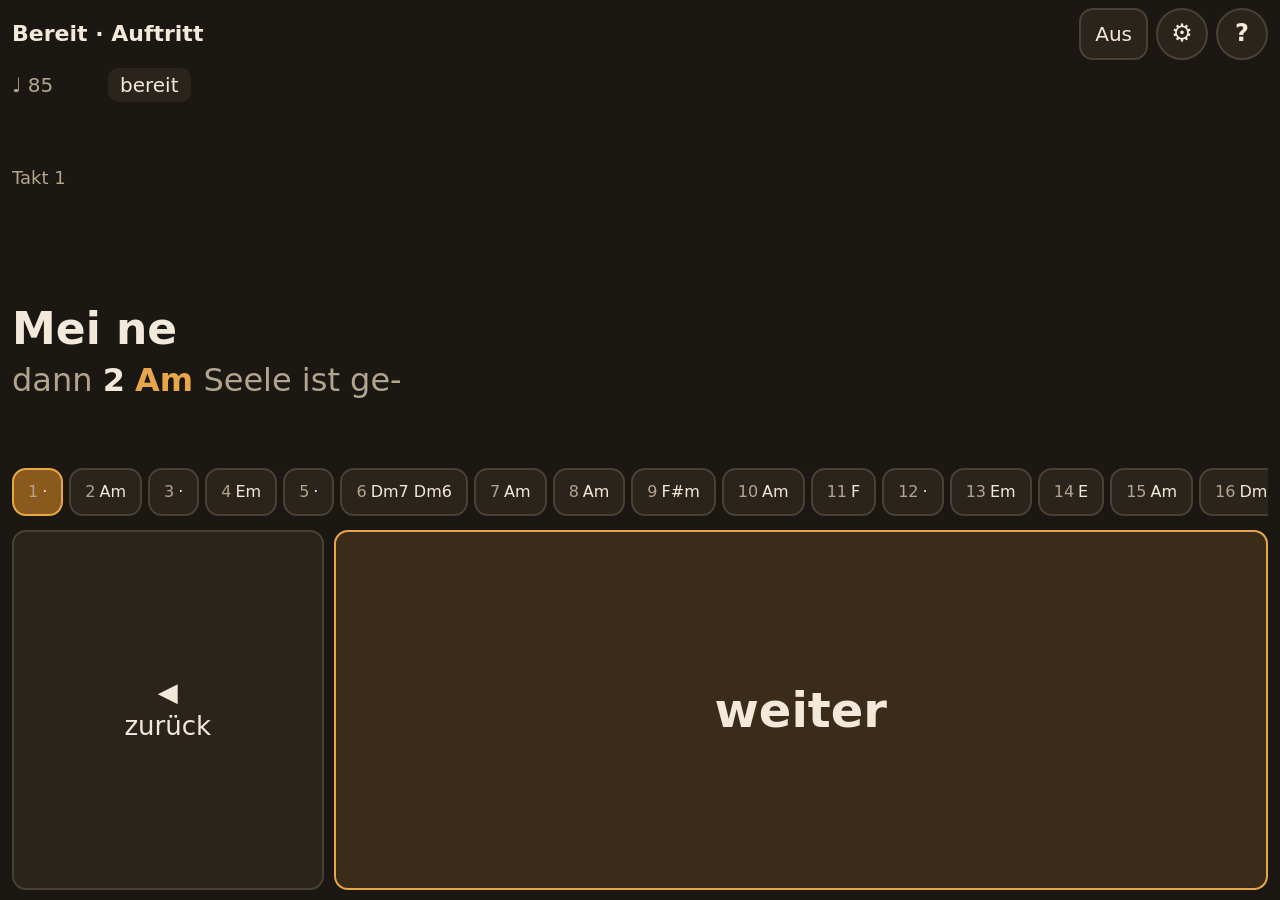
<file: auftritt.html>
<!DOCTYPE html>
<html lang="de">
<head>
<meta charset="utf-8">
<meta name="viewport" content="width=device-width, initial-scale=1, viewport-fit=cover, user-scalable=no">
<meta name="apple-mobile-web-app-capable" content="yes">
<meta name="theme-color" content="#1b1712">
<title>Auftritt</title>
<link rel="icon" href="favicon-32.png">
<link rel="apple-touch-icon" href="apple-touch-icon.png">
<style>
/* Auftritt: live begleiten mit weiter/zurück. Dunkel, damit das Display im Kirchenraum nicht blendet. */
:root {
    --grund: #1b1712; --flaeche: #2a241c; --linie: #4a4034;
    --text: #f3e9da; --leise: #b3a48e; --warm: #e8a64a; --warm-tief: #8a5a1c;
    --fokus: #ffd25a;
    color-scheme: dark;
}
* { box-sizing: border-box; }
[hidden] { display: none !important; }
html, body { height: 100%; margin: 0; }
body {
    background: var(--grund); color: var(--text);
    font: 20px/1.3 -apple-system, system-ui, sans-serif;
    display: flex; flex-direction: column;
    padding: env(safe-area-inset-top, 0) max(12px, env(safe-area-inset-right, 0)) env(safe-area-inset-bottom, 0) max(12px, env(safe-area-inset-left, 0));
    -webkit-user-select: none; user-select: none; -webkit-touch-callout: none;
    touch-action: manipulation;
}
button, input, select { font: inherit; color: inherit; }
button {
    background: var(--flaeche); border: 2px solid var(--linie); border-radius: 14px;
    min-height: 52px; padding: 6px 14px; cursor: pointer;
}
button:focus-visible, input:focus-visible, select:focus-visible { outline: 4px solid var(--fokus); outline-offset: 3px; }
button[aria-pressed="true"] { background: var(--warm-tief); border-color: var(--warm); }

header { display: flex; gap: 8px; align-items: center; padding-block: 8px; }
header h1 { font-size: 22px; margin: 0 auto 0 0; font-weight: 600; white-space: nowrap; overflow: hidden; text-overflow: ellipsis; }
.rund { width: 52px; padding: 0; border-radius: 50%; font-size: 24px; font-weight: 700; flex: none; }

#status { display: flex; gap: 16px; align-items: center; font-size: 20px; padding-bottom: 4px; }
#tempoAnz { color: var(--leise); min-width: 4em; }
#zustand { padding: 4px 12px; border-radius: 10px; background: var(--flaeche); }
#zustand[data-art="laeuft"] { background: #2f4a2a; }
#zustand[data-art="nachhut"] { background: #5a3a1a; }
#akkord { font-size: clamp(48px, min(16vw, 12vh), 110px); font-weight: 800; color: var(--warm); line-height: 1; min-height: 1em; }

#anzeige { flex: 1 1 auto; display: flex; flex-direction: column; justify-content: center; min-height: 0; padding-block: 6px; }
#wo { font-size: 18px; color: var(--leise); display: flex; justify-content: space-between; }
#jetzt { font-size: clamp(26px, 6vw, 44px); font-weight: 600; line-height: 1.15; margin: 6px 0; min-height: 1.15em; }
#dann { font-size: clamp(20px, 4.5vw, 32px); color: var(--leise); min-height: 1.3em; }
#dann b { color: var(--text); font-weight: 600; }
#dann .ak { color: var(--warm); }

#streifen { display: flex; gap: 6px; overflow-x: auto; padding-block: 6px; scrollbar-width: none; }
#streifen button { flex: none; min-height: 48px; font-size: 16px; max-width: 9em; overflow: hidden; text-overflow: ellipsis; white-space: nowrap; }
#streifen button .t { color: var(--leise); margin-right: 4px; }
#streifen button.an { background: var(--warm-tief); border-color: var(--warm); }

#tasten { display: grid; grid-template-columns: 1fr 3fr; gap: 10px; height: 42vh; min-height: 180px; padding-block: 8px 10px; }
#zurueck { font-size: 26px; }
#weiter { font-size: 48px; font-weight: 700; background: #3a2c18; border-color: var(--warm); }
#weiter:active, #weiter.druck { background: var(--warm-tief); }

header, #status, #streifen, #tasten { flex: none; }
#anzeige { overflow: hidden; }
#jetzt { font-size: clamp(22px, min(6vw, 5vh), 44px); }
#dann { font-size: clamp(18px, min(4.5vw, 4vh), 32px); }

/* Quer (Handy liegt): Text links, Tasten rechts über die volle Höhe */
@media (orientation: landscape) and (max-height: 600px) {
    body { display: grid; grid-template-columns: 1fr 1fr; grid-template-rows: auto auto 1fr auto; column-gap: 12px; }
    header, #status { grid-column: 1 / -1; }
    #anzeige { grid-column: 1; grid-row: 3; }
    #streifen { grid-column: 1; grid-row: 4; }
    #tasten { grid-column: 2; grid-row: 3 / 5; height: auto; min-height: 0; grid-template-columns: 1fr 2fr; }
}

#einstellungen {
    position: fixed; inset: auto 0 0 0; background: var(--flaeche); border-top: 2px solid var(--linie);
    padding: 16px max(16px, env(safe-area-inset-right, 0)) calc(16px + env(safe-area-inset-bottom, 0)) max(16px, env(safe-area-inset-left, 0));
    display: grid; gap: 10px; max-height: 80vh; overflow-y: auto; z-index: 5;
}
#einstellungen label { display: grid; grid-template-columns: 7.5em 1fr 3.2em; align-items: center; gap: 10px; min-height: 52px; }
#einstellungen label.haken { grid-template-columns: 52px 1fr; }
#einstellungen output { text-align: right; color: var(--leise); }
input[type=range] { width: 100%; height: 52px; accent-color: var(--warm); }
input[type=checkbox] { width: 32px; height: 32px; accent-color: var(--warm); }
#einstellungen .zeile { display: flex; gap: 10px; flex-wrap: wrap; }
#einstellungen .zeile button { flex: 1; }

/* Hilfemodus (Standard @dd): Ringe um erklärbare Elemente, Klick zeigt Hilfe statt Funktion */
body.hilfemodus [data-hilfe] { outline: 3px dashed var(--fokus); outline-offset: 3px; transition: outline-color .2s; }
body.hilfemodus [data-hilfe]:hover { outline-style: solid; }
#hilfeKnopf[aria-pressed="true"] { background: var(--fokus); color: #000; border-color: var(--fokus); }
#blase {
    position: fixed; z-index: 10; max-width: min(26em, calc(100vw - 24px)); background: #fff7e0; color: #1b1712;
    border-radius: 12px; padding: 12px 16px; font-size: 18px; box-shadow: 0 6px 24px #0008;
}
#meldung { position: fixed; left: 50%; top: 40%; transform: translateX(-50%); background: #000c; padding: 14px 20px; border-radius: 12px; z-index: 8; }
</style>
</head>
<body>
<header>
    <h1 id="titel">Auftritt</h1>
    <button id="ausKnopf" data-hilfe="Beendet: der Klang klingt langsam aus (auch Esc). Der nächste Tipp stellt auf den Anfang.">Aus</button>
    <button id="zahnrad" class="rund" aria-label="Einstellungen" data-hilfe="Klang, Lautstärke, Tiefbass, Wärme, Anfangstempo, Box wach halten, von vorn.">⚙</button>
    <button id="hilfeKnopf" class="rund" aria-pressed="false" aria-label="Hilfe">?</button>
</header>

<div id="status" data-hilfe="Tempo, wie es aus deinen Tipps gemittelt wird, und der Zustand: bereit, läuft, wartet auf Tipp (Wartestelle), Nachhut (ein Tipp fehlte, die Begleitung blendet aus, bis der nächste Tipp im Takt kommt), ja weiter (Tipp viel zu früh, zählt als Bestätigung).">
    <span id="tempoAnz">♩</span><span id="zustand">bereit</span>
</div>

<main id="anzeige" data-hilfe="Takt, Akkord, der gerade klingt, darunter der Text dieses Taktes und was im nächsten Takt kommt.">
    <div id="wo"><span id="stelle"></span></div>
    <div id="akkord"></div>
    <div id="jetzt"></div>
    <div id="dann"></div>
</main>

<div id="streifen" data-hilfe="Alle Takte mit ihren Akkorden. Antippen springt dorthin, der Akkord klingt, der nächste Tipp startet von dieser Stelle."></div>

<div id="tasten">
    <button id="zurueck" data-hilfe="An den Anfang des Taktes, kurz nach dem Taktanfang einen Takt davor. Dort wartet die Begleitung auf den nächsten Tipp. Tastatur: Pfeil links, Bild hoch.">◀<br>zurück</button>
    <button id="weiter" data-hilfe="Jeden Takt einmal auf die Eins tippen. Akkorde mitten im Takt kommen von selbst im Tipp-Tempo. Fehlt ein Tipp, kommt der Takt weich und blendet aus. Ein Tipp viel zu früh heißt nur: ja, weiter. Tastatur und Fußtaster: Leertaste, Pfeil rechts, Bild runter.">weiter</button>
</div>

<section id="einstellungen" hidden aria-label="Einstellungen">
    <div id="klangwahl" class="zeile" data-hilfe="Klangfarbe. Orgel: Flötenregister, klarer Einsatz. Fläche: weicher Synthesizer-Teppich, setzt langsamer ein."></div>
    <label data-hilfe="Gesamtlautstärke der Begleitung.">Lautstärke <input id="lautstaerke" type="range" min="0" max="100"><output></output></label>
    <label data-hilfe="Zusätzlicher Bass eine Oktave unter der tiefsten Stimme. Draußen braucht es mehr, in der Kirche weniger.">Tiefbass <input id="tiefbass" type="range" min="0" max="100"><output></output></label>
    <label data-hilfe="Weiter links dunkler und weicher, weiter rechts heller und deutlicher.">Wärme <input id="waerme" type="range" min="0" max="100"><output></output></label>
    <label data-hilfe="Tempo, mit dem die Uhr beim ersten Tipp anfängt. Danach führen deine Tipps das Tempo.">Anfang ♩ <input id="tempo" type="range" min="50" max="130"><output></output></label>
    <label class="haken" data-hilfe="Spielt einen unhörbar leisen Dauerton, damit eine Bluetooth-Box nach Stille nicht einschläft und den weichen Einsatz verschluckt."><input id="wach" type="checkbox"> Box wach halten</label>
    <div class="zeile">
        <button id="vonVorn" data-hilfe="Zurück an den Anfang, ohne etwas zu spielen.">von vorn</button>
        <button id="zu">fertig</button>
    </div>
</section>

<div id="blase" hidden></div>
<div id="meldung" hidden></div>
<script src="auftritt.js"></script>
</body>
</html>
</file>
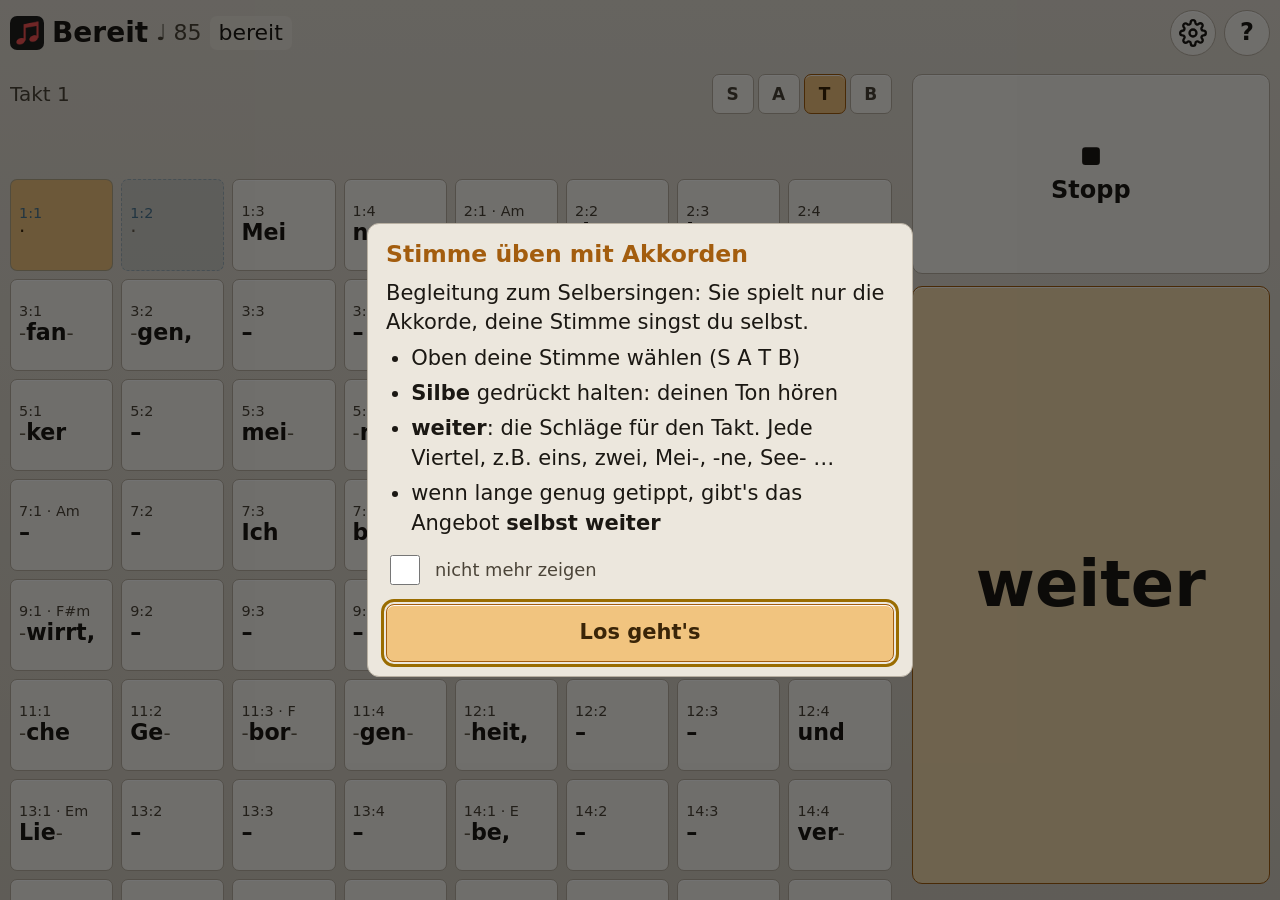
<file: begleitung.html>
<!DOCTYPE html>
<html lang="de">
<head>
<meta charset="utf-8">
<meta name="viewport" content="width=device-width, initial-scale=1, viewport-fit=cover, user-scalable=no">
<meta name="apple-mobile-web-app-capable" content="yes">
<meta name="theme-color" content="#4a463f">
<title>Begleitung</title>
<link rel="icon" href="favicon-32.png">
<link rel="apple-touch-icon" href="apple-touch-icon.png">
<script>
// Darstellung vor dem ersten Zeichnen (Baustein @dd 20261018): begleitung.hell = ja/nein (ohne Wahl: wie das System),
// begleitung.kontrast = hoch/max (leer = normal)
try {
    const h = localStorage.getItem('begleitung.hell'), k = localStorage.getItem('begleitung.kontrast');
    if (h === 'ja' || (h !== 'nein' && matchMedia('(prefers-color-scheme: light)').matches)) document.documentElement.dataset.hell = 'ja';
    if (k) document.documentElement.dataset.kontrast = k;
} catch (e) { /* ohne Speicher dunkel */ }
</script>
<style>
/* Begleitung: live begleiten mit weiter. Dunkel als Normalfall, aber deutlich heller als schwarz (@dd 20261107: „unter
   normal zu dunkel“): warmes Schiefergrau als Grund, die Pads liegen dunkler darauf. Hell umschaltbar.
   Alle Farben als Variablen, damit Hell, Dunkel und die Kontraststufen aus einer Quelle kommen (@dd 20261107). */
:root {
    --grund: #4c4841; --grund2: #3f3c36;
    --flaeche: #2d2a25; --flaeche2: #575249; --linie: #6a6458; --licht: rgba(255,255,255,.07);
    --text: #f7f0e5; --leise: #ddd2c0; --pad-text: #c9bca5; --pad-k: #b0a38c;
    --warm: #eba94e; --an: #8c5c1f; --an-rand: #eba94e; --an-text: #f0dcc0; --an-b: #fff; --an-k: #ead5b2;
    --fokus: #ffd25a; --weiter: #3f301a;
    --fremd: #8fb3c9; --pad-fremd: #86a9bf; --pad-fremd-b: #a9cade; --an-fremd: #c3dbe7; --an-fremd-b: #eef6fa;
    --fremd-pad: rgba(120,160,190,.10); --fremd-rand: rgba(140,180,210,.30);
    --laeuft: #3d6136; --schaetzt: #6a5a30;
    --blase: #fff7e0; --blase-text: #1b1712; --schatten: rgba(0,0,0,.45);
    color-scheme: dark;
}
:root[data-hell] {
    --grund: #e2ddd3; --grund2: #d3cdc1;
    --flaeche: #f8f5ef; --flaeche2: #ece7dd; --linie: #b8b0a2; --licht: rgba(255,255,255,.9);
    --text: #1b1813; --leise: #4b4438; --pad-text: #675d4e; --pad-k: #7d7262;
    --warm: #a35d0e; --an: #f1c47f; --an-rand: #a35d0e; --an-text: #3a2508; --an-b: #000; --an-k: #5a3c12;
    --fokus: #9a6c00; --weiter: #f5dcae;
    --fremd: #3a6884; --pad-fremd: #4a7590; --pad-fremd-b: #24526e; --an-fremd: #24526e; --an-fremd-b: #0f3a55;
    --fremd-pad: rgba(70,120,160,.10); --fremd-rand: rgba(70,120,160,.35);
    --laeuft: #cde5c3; --schaetzt: #eedfae;
    --blase: #1f1d19; --blase-text: #f8f2e6; --schatten: rgba(60,50,30,.25);
    color-scheme: light;
}
/* Lesbarkeit (@dd 20261107: hier geht es weniger um Kontrast als um Lesbarkeit): Nebenschrift näher an die
   Hauptschrift, Pad-Schrift größer und kräftiger; kein Kontrastfilter, der das Grau wieder verdunkelt */
:root[data-kontrast="hoch"] { --text: #fff; --leise: #ece4d6; --pad-text: #e2d7c4; --pad-k: #cfc3ae; --linie: #7a7365; }
:root[data-kontrast="max"] { --text: #fff; --leise: #fff; --pad-text: #f4ecdf; --pad-k: #e6dccb; --linie: #8a8273; }
:root[data-hell][data-kontrast="hoch"] { --text: #000; --leise: #2a251d; --pad-text: #3d362b; --pad-k: #4e4639; --linie: #a59c8c; }
:root[data-hell][data-kontrast="max"] { --text: #000; --leise: #000; --pad-text: #1d1a14; --pad-k: #2e2920; --linie: #8f8574; }
:root[data-kontrast="hoch"] #streifen button { font-weight: 600; }
:root[data-kontrast="hoch"] #streifen button .w { font-size: 1.1em; }
:root[data-kontrast="max"] #streifen button { font-weight: 700; }
:root[data-kontrast="max"] #streifen button .w { font-size: 1.2em; }
:root[data-kontrast="max"] #streifen button .t, :root[data-kontrast="max"] #wo { font-weight: 700; }

* { box-sizing: border-box; }
[hidden] { display: none !important; }
html, body { height: 100%; margin: 0; }
body {
    background: linear-gradient(var(--grund), var(--grund2)) fixed; color: var(--text);
    font: 20px/1.3 -apple-system, system-ui, sans-serif;
    display: flex; flex-direction: column;
    padding: env(safe-area-inset-top, 0) max(10px, env(safe-area-inset-right, 0)) env(safe-area-inset-bottom, 0) max(10px, env(safe-area-inset-left, 0));
    -webkit-user-select: none; user-select: none; -webkit-touch-callout: none;
    touch-action: manipulation;
}
button, input, select { font: inherit; color: inherit; }
/* Knöpfe: kleine Radien (nicht eckig, nie rund), Karte mit feiner Lichtkante */
button {
    background: var(--flaeche); border: 1.5px solid var(--linie); border-radius: 8px;
    min-height: 48px; padding: 4px 10px; cursor: pointer; box-shadow: inset 0 1px 0 var(--licht);
}
button:focus-visible, input:focus-visible, summary:focus-visible { outline: 3px solid var(--fokus); outline-offset: 2px; }
button[aria-pressed="true"] { background: var(--an); border-color: var(--an-rand); color: var(--an-text); }
svg.sym { width: 26px; height: 26px; fill: none; stroke: currentColor; stroke-width: 2.2; stroke-linecap: round; stroke-linejoin: round; display: block; }

/* Kopf: Titel (auf dem Handy weg, Platz für Tempo und Zustand), Zahnrad, Hilfe */
header { display: flex; gap: 8px; align-items: center; padding-block: 6px; flex: none; }
header h1 { font-size: 22px; margin: 0; font-weight: 700; white-space: nowrap; overflow: hidden; text-overflow: ellipsis; min-width: 0; flex: 0 1 auto; }
#status { display: flex; gap: 8px; align-items: center; font-size: 19px; margin-right: auto; min-width: 0; }
#tempoAnz { color: var(--leise); white-space: nowrap; font-variant-numeric: tabular-nums; }
#zustand { padding: 3px 9px; border-radius: 7px; background: var(--flaeche2); white-space: nowrap; overflow: hidden; text-overflow: ellipsis; }
#zustand[data-art="laeuft"] { background: var(--laeuft); }
#zustand[data-art="schaetzt"] { background: var(--schaetzt); }
.rund { width: 46px; min-height: 46px; padding: 0; border-radius: 50%; font-size: 24px; font-weight: 800; flex: none; display: grid; place-items: center; }
@media (max-width: 440px) { header h1 { display: none; } }
/* Symbol links: eine Sekunde drücken = zurück zu den Noten; beim Drücken leicht gedimmt */
#marke { width: 34px; height: 34px; border-radius: 7px; flex: none; -webkit-touch-callout: none; transition: opacity .45s; }
#marke.druck { opacity: .35; }
#marke.scharf { opacity: 1; outline: 3px solid var(--fokus); outline-offset: 2px; transition: none; }

/* kompakt (@dd 20261109): nur Stelle und darunter Akkord mit Text, damit die Pads viel Platz haben */
#anzeige { flex: none; display: grid; grid-template-columns: auto minmax(0, 1fr); column-gap: 14px; align-items: end; padding-block: 0 4px; }
#akkord { grid-row: 2; font-size: clamp(44px, min(14vw, 9vh), 96px); font-weight: 800; color: var(--warm); line-height: 1; min-width: 1.6em; }
#akkord.blass { opacity: 0.4; }
/* Zeile über dem Akkord: links die Stelle, rechts klein die Stimmenwahl (immer sichtbar, @dd 20261107) */
#wo { grid-column: 1 / -1; grid-row: 1; font-size: 17px; color: var(--leise); display: flex; align-items: center; gap: 8px; min-width: 0; }
#stelle { margin-right: auto; white-space: nowrap; overflow: hidden; text-overflow: ellipsis; }
#stimmchips { display: flex; gap: 4px; flex: none; touch-action: none; }   /* über S A T B wischen = anspielen */
#stimmchips button.gedrueckt { border-color: var(--fokus); }
/* Stimmwahl: stumm, klein und unauffällig (@dd 20261108); den Einstieg geben die Pads */
#stimmchips button { min-height: 40px; min-width: 42px; padding: 2px 8px; border-radius: 7px; font-size: 17px; font-weight: 700; color: var(--leise); }
#stimmchips button[aria-pressed="true"] { color: var(--an-text); }
#jetzt { grid-column: 2; grid-row: 2; align-self: end; font-size: clamp(20px, min(5.5vw, 4vh), 36px); font-weight: 600; line-height: 1.15; min-height: 1.15em; overflow: hidden; text-overflow: ellipsis; white-space: nowrap; }

/* Pads: alle Tippstellen als Feld, füllt den freien Platz, scrollt senkrecht */
#streifen { flex: 1 1 auto; min-height: 0; overflow-y: auto; display: grid; grid-template-columns: repeat(auto-fill, minmax(104px, 1fr));
    grid-auto-rows: minmax(64px, 1fr); gap: 6px; padding-block: 4px; scrollbar-width: none; position: relative; }
#streifen button { min-height: 52px; padding: 3px 6px; touch-action: pan-y; -webkit-touch-callout: none; font-size: 17px; line-height: 1.15;
    overflow: hidden; text-align: left; color: var(--pad-text); border-radius: 7px; }
#streifen button .t { display: block; font-size: 13px; color: var(--leise); white-space: nowrap; overflow: hidden; text-overflow: ellipsis; }
#streifen button .w { display: block; white-space: nowrap; overflow: hidden; text-overflow: ellipsis; }
#streifen button.an { background: var(--an); border-color: var(--an-rand); color: var(--an-text); }
/* Wort: Tippsilbe kräftig, der Rest des Wortes zurückgenommen, auch auf der aktiven Stelle */
#streifen button b { color: var(--text); font-weight: 800; font-size: 1.12em; }
#streifen button.an b { color: var(--an-b); }
#streifen button.an .t { color: var(--an-text); }
/* weiterer Text bis zur nächsten Stelle, klein (@dd 20261107) */
#streifen button .k { display: block; font-size: 0.68em; color: var(--pad-k); white-space: nowrap; overflow: hidden; text-overflow: ellipsis; }
#streifen button.an .k { color: var(--an-k); }
/* das Pad, auf das der nächste Tipp erwartet wird */
#streifen button.soll { border-style: dashed; border-color: var(--fokus); }
/* Text anderer Stimmen (die eigene singt dort nicht, @dd 20261107: deutlicher unterscheiden): kühles Blau, kursiv,
   nicht fett; das Pad selbst ohne Karte, nur blau angehaucht mit gestrichelter Kante */
.fremd { color: var(--fremd); font-style: italic; }
#streifen button.fremdpad { background: var(--fremd-pad); border: 1.5px dashed var(--fremd-rand); box-shadow: none; }
#streifen button.fremdpad .t { color: var(--pad-fremd); }
#streifen button.fremdpad b { font-weight: 600; }
#streifen button.fremdpad.an { background: var(--an); border-style: solid; }
#streifen button .fremd { color: var(--pad-fremd); }
#streifen button .fremd b { color: var(--pad-fremd-b); }
#streifen button.an .fremd { color: var(--an-fremd); }
#streifen button.an .fremd b { color: var(--an-fremd-b); }
/* Viertel: eine Zeile je Takt, alle Pads gleich breit, etwas kleinere Schrift (@dd 20261107) */
#streifen.viertel { grid-template-columns: repeat(var(--schlaege, 4), minmax(0, 1fr)); gap: 5px; }
#streifen.viertel button { padding: 3px 5px; font-size: 16px; }
#streifen.viertel button .t { font-size: 12px; }

/* Ganz nach oben (@dd 20261107): erscheint, wenn man im Streifen schnell hochwischt */
#nachOben { position: fixed; z-index: 4; left: 50%; transform: translateX(-50%); display: flex; align-items: center; gap: 8px;
    min-height: 48px; padding: 6px 18px 6px 14px; border-radius: 24px; font-size: 18px; font-weight: 700;
    background: var(--flaeche2); border-color: var(--fokus); box-shadow: 0 6px 20px var(--schatten); }

/* „selbst weiter“ (@dd 20261107): schwebt rechts über den Tasten, erscheint nur, wenn es glatt läuft */
#selbstKnopf { position: fixed; z-index: 4; display: flex; align-items: center; gap: 8px; min-height: 52px; padding: 6px 16px 6px 12px;
    border-radius: 10px; font-size: 19px; font-weight: 700; background: var(--laeuft); border-color: #7fbf6a; box-shadow: 0 6px 20px var(--schatten); }
#selbstKnopf[aria-pressed="true"] { background: var(--an); border-color: var(--an-rand); color: var(--an-text); font-size: 16px; }

/* Tasten: Einstieg, Stopp, weiter breit; nie breiter als der Bildschirm */
#tasten { flex: none; display: grid; grid-template-columns: minmax(0, 1fr) minmax(0, 2.6fr); gap: 8px;
    height: 16vh; min-height: 96px; padding-block: 6px 8px; }
#tasten button { border-radius: 10px; }
#stoppKnopf { font-size: 18px; font-weight: 600; display: flex; flex-direction: column; align-items: center; justify-content: center; gap: 4px; padding: 4px; }
#stoppKnopf svg.sym { width: 30px; height: 30px; }
#stoppKnopf.druck, #weiter.druck, #weiter:active { background: var(--an); }
#weiter { font-size: clamp(28px, 9vw, 46px); font-weight: 700; background: var(--weiter); border-color: var(--warm); }

/* Quer (Handy liegt): Anzeige und Pads links, Tasten rechts über die volle Höhe */
@media (orientation: landscape) and (max-height: 600px) {
    body { display: grid; grid-template-columns: minmax(0, 3fr) minmax(0, 2fr); grid-template-rows: auto auto 1fr; column-gap: 12px; }
    header { grid-column: 1 / -1; }
    #anzeige { grid-column: 1; grid-row: 2; }
    #streifen { grid-column: 1; grid-row: 3; }
    #tasten { grid-column: 2; grid-row: 2 / 4; height: auto; min-height: 0; grid-template-columns: minmax(0, 1fr) minmax(0, 1fr); grid-template-rows: 1fr 2fr; }
    #weiter, #stoppKnopf { grid-column: 1 / -1; }
}

/* Tablet hochkant und größer: Pads größer, sie wachsen in den freien Platz (Zeilen 1fr) */
@media (min-width: 700px) and (min-height: 601px) {
    #streifen { grid-template-columns: repeat(auto-fill, minmax(140px, 1fr)); grid-auto-rows: minmax(84px, 1fr); gap: 10px; }
    #streifen button { font-size: 22px; padding: 6px 10px; }
    #streifen button .t { font-size: 16px; }
    #tasten { height: 14vh; }
    #stoppKnopf { font-size: 22px; }
}

/* Große Bildschirme (Tablet quer, Rechner): links Anzeige groß und Pads, rechts die Tasten untereinander */
@media (min-width: 900px) and (min-height: 601px) {
    body { display: grid; grid-template-columns: minmax(0, 1fr) clamp(280px, 28vw, 420px); grid-template-rows: auto auto 1fr;
        column-gap: 20px; max-width: 1800px; margin-inline: auto; }
    header { grid-column: 1 / -1; padding-block: 10px; }
    header h1 { font-size: 28px; }
    #status { font-size: 22px; }
    #anzeige { grid-column: 1; grid-row: 2; padding-block: 8px 14px; }
    #akkord { font-size: clamp(80px, 11vh, 150px); }
    #wo { font-size: 20px; }
    #jetzt { font-size: clamp(30px, 4.5vh, 52px); }
    #streifen { grid-column: 1; grid-row: 3; grid-template-columns: repeat(auto-fill, minmax(160px, 1fr)); grid-auto-rows: minmax(92px, 1fr); }
    #streifen button { font-size: clamp(22px, 2.6vh, 30px); }
    #streifen button .t { font-size: clamp(15px, 1.8vh, 20px); }
    #tasten { grid-column: 2; grid-row: 2 / 4; height: auto; min-height: 0; grid-template-columns: minmax(0, 1fr) minmax(0, 1fr);
        grid-template-rows: minmax(110px, 1fr) 3fr; gap: 12px; padding-block: 8px 16px; }
    #weiter { grid-column: 1 / -1; font-size: clamp(44px, 5vw, 80px); }
    #stoppKnopf { grid-column: 1 / -1; }
    #stoppKnopf { font-size: 24px; }
}

/* Viertel auf breiten Schirmen: zwei Takte je Zeile (steht hinter den Größen-Regeln, damit es gilt) */
@media (min-width: 700px) {
    #streifen.viertel { grid-template-columns: repeat(var(--schlaege2, 8), minmax(0, 1fr)); gap: 8px; }
    #streifen.viertel button { padding: 4px 8px; font-size: clamp(18px, 2.2vh, 24px); }
    #streifen.viertel button .t { font-size: clamp(13px, 1.6vh, 16px); }
}

/* ---------- Einstellungen: kompakt in Fächern (@dd 20261107, Muster Metronom/erinnerapp) ----------
   Jedes Fach hat seine Farbe (--fc): Symbol-Kachel, Kante und Auswahl, die offene Fläche nur angehaucht.
   Zu: Symbol, Name und Kurzstand in einer Zeile; die ganze Kopfzeile ist Trefferfläche. Regler paarweise. */
#einstellungen {
    position: fixed; inset: auto 0 0 0; z-index: 5; background: var(--flaeche2); border-top: 1.5px solid var(--linie);
    border-radius: 12px 12px 0 0; box-shadow: 0 -8px 30px var(--schatten);
    padding: 0 max(10px, env(safe-area-inset-right, 0)) calc(10px + env(safe-area-inset-bottom, 0)) max(10px, env(safe-area-inset-left, 0));
    display: flex; flex-direction: column; gap: 6px; max-height: 86vh; overflow-y: auto; font-size: 18px;
}
#einstellungen .kopfzeile { position: sticky; top: 0; padding: 8px 0 6px; background: var(--flaeche2);
    display: flex; gap: 8px; align-items: center; z-index: 1; }
#einstellungen h2 { font-size: 20px; margin: 0 auto 0 2px; }
#einstellungen .kopfzeile button { min-height: 42px; }
#einstellungen .rund { width: 42px; min-height: 42px; }
.fach { --fc: #c98a2e; border: 1.5px solid var(--linie); border-radius: 10px; background: var(--flaeche); }
.fach[open] { background: color-mix(in srgb, var(--fc) 7%, var(--flaeche)); border-color: color-mix(in srgb, var(--fc) 45%, var(--linie)); }
.fach > summary { list-style: none; cursor: pointer; display: flex; align-items: center; gap: 10px; min-height: 48px; padding: 5px 34px 5px 7px; position: relative; }
.fach > summary::-webkit-details-marker { display: none; }
.fach > summary::after { content: ""; position: absolute; right: 14px; top: 50%; width: 9px; height: 9px; border: solid var(--leise);
    border-width: 0 2.4px 2.4px 0; transform: translateY(-70%) rotate(45deg); transition: transform .15s; }
.fach:not([open]) > summary::after { transform: translateY(-50%) rotate(-45deg); }
.fach > summary .kachel { width: 34px; height: 34px; border-radius: 7px; background: var(--fc); color: #fff; display: grid; place-items: center; flex: none; }
.fach > summary .kachel svg.sym { width: 21px; height: 21px; }
.fach > summary b { font-size: 18px; flex: none; }
.fach > summary .kurz { color: var(--leise); font-size: 15px; white-space: nowrap; overflow: hidden; text-overflow: ellipsis; min-width: 0; }
.fach[open] > summary .kurz { display: none; }
.fach .inhalt { padding: 0 8px 8px; display: flex; flex-direction: column; gap: 6px; }
/* Zeile: Name links, Segment rechts; passt es nicht, rutscht das Segment darunter */
.fach .zeile { display: flex; flex-wrap: wrap; align-items: center; gap: 4px 10px; }
.fach .zeile > .name { color: var(--leise); font-size: 16px; min-width: 4.6em; }
.seg { display: flex; flex: 1 1 auto; min-width: 0; }
.seg button { flex: 1 1 0; min-width: 0; min-height: 44px; padding: 2px 6px; border-radius: 0; margin-left: -1.5px; font-size: 17px; white-space: nowrap; }
.seg button:first-child { border-radius: 7px 0 0 7px; margin-left: 0; }
.seg button:last-child { border-radius: 0 7px 7px 0; }
.seg button:only-child { border-radius: 7px; }
.fach .seg button[aria-pressed="true"] { background: color-mix(in srgb, var(--fc) 38%, var(--flaeche)); border-color: var(--fc); color: var(--text); font-weight: 700; position: relative; }
#metroKnopf { align-self: center; font-weight: 700; }
.fach #metroKnopf[aria-pressed="true"] { background: color-mix(in srgb, var(--fc) 38%, var(--flaeche)); border-color: var(--fc); color: var(--text); }
.klein { min-height: 40px; padding: 2px 10px; font-size: 15px; color: var(--leise); flex: none; }
/* Regler paarweise nebeneinander: Name und Wert in einer Zeile, Regler darunter, Trefferfläche größer als sichtbar */
.paar { display: grid; grid-template-columns: 1fr 1fr; gap: 4px 14px; }
.regler { display: flex; flex-direction: column; min-width: 0; }
.regler .kopf { display: flex; justify-content: space-between; font-size: 15px; color: var(--leise); }
.regler output { color: var(--text); font-variant-numeric: tabular-nums; font-weight: 600; }
.regler input[type=range] { width: 100%; height: 34px; margin: 0; accent-color: var(--fc); }
/* Browser/Tablet: Einstellungen als schlanke Karte rechts unten */
@media (min-width: 700px) {
    #einstellungen { inset: auto max(12px, env(safe-area-inset-right, 0)) 12px auto; width: min(460px, calc(100vw - 24px));
        border: 1.5px solid var(--linie); border-radius: 12px; max-height: calc(100vh - 80px); font-size: 17px; }
}

#anleitung { position: fixed; inset: 0; z-index: 20; background: rgba(0,0,0,.55); display: grid; place-items: center; padding: 14px; }
#anleitung .karte { background: var(--flaeche2); border: 1.5px solid var(--linie); border-radius: 12px; padding: 14px 18px;
    max-width: 26em; max-height: calc(100vh - 28px); overflow-y: auto; font-size: clamp(17px, 4.4vw, 21px); line-height: 1.4; }
#anleitung h2 { margin: 0 0 8px; font-size: 1.12em; color: var(--warm); }
#anleitung p { margin: 6px 0; }
#anleitung ul { padding-left: 1.2em; margin: 6px 0; }
#anleitung li { margin-bottom: 6px; }
#anleitung .nichtmehr { display: flex; align-items: center; gap: 12px; min-height: 52px; margin-top: 6px; font-size: .85em; color: var(--leise); cursor: pointer; }
#anleitung .nichtmehr input { width: 30px; height: 30px; accent-color: var(--warm); flex: none; }
#anleitung button { width: 100%; min-height: 58px; margin-top: 8px; font-size: 1em; font-weight: 700; background: var(--an); border-color: var(--an-rand); color: var(--an-text); }

/* Hilfemodus (Standard @dd): Ringe um erklärbare Elemente, Klick zeigt Hilfe statt Funktion */
body.hilfemodus [data-hilfe] { outline: 3px dashed var(--fokus); outline-offset: 3px; transition: outline-color .2s; }
body.hilfemodus [data-hilfe]:hover { outline-style: solid; }
#hilfeKnopf[aria-pressed="true"] { background: var(--fokus); color: #000; border-color: var(--fokus); }
#blase {
    position: fixed; z-index: 30; max-width: min(26em, calc(100vw - 24px)); background: var(--blase); color: var(--blase-text);
    border-radius: 10px; padding: 10px 14px; font-size: 18px; box-shadow: 0 6px 24px var(--schatten);
}
/* Hilfemodus: oben das Angebot, die Anleitung zu öffnen */
#hilfeAngebot { position: fixed; z-index: 11; left: 50%; transform: translateX(-50%); top: calc(env(safe-area-inset-top, 0px) + 64px);
    display: flex; align-items: center; gap: 12px; padding: 6px 6px 6px 14px; border-radius: 10px; max-width: calc(100vw - 20px);
    background: var(--blase); color: var(--blase-text); box-shadow: 0 6px 24px var(--schatten); font-size: 16px; white-space: nowrap; }
#hilfeAngebot button { min-height: 44px; font-weight: 700; background: var(--fokus); color: #000; border-color: var(--fokus); }
#meldung { position: fixed; left: 50%; top: 40%; transform: translateX(-50%); background: #000c; color: #fff; padding: 14px 20px; border-radius: 10px; z-index: 8; }
</style>
</head>
<body>
<header>
    <img id="marke" src="icon-192.png" alt="" draggable="false" data-hilfe="Zurück zu den Noten: gedrückt halten, bis es blitzt (eine halbe Sekunde), dann loslassen.">
    <h1 id="titel">Begleitung</h1>
    <div id="status" data-hilfe="Tempo aus deinen Tipps und der Zustand: bereit, hört hin (nach dem ersten Tipp, der zweite gibt das Metrum), läuft, schätzt (eine Stelle ohne Tipp, es bleibt still, die Seite vermutet, wo du bist), wartet auf Tipp (Wartestelle), gestoppt, Schluss.">
        <span id="tempoAnz">♩</span><span id="zustand">bereit</span>
    </div>
    <button id="zahnrad" class="rund" aria-label="Einstellungen" data-hilfe="Einstellungen: Tippen, Klang, Metronom, Darstellung, Anleitung.">
        <svg class="sym" viewBox="0 0 24 24" style="width:28px;height:28px;stroke-width:2"><circle cx="12" cy="12" r="3"/><path d="M19.4 15a1.65 1.65 0 0 0 .33 1.82l.06.06a2 2 0 0 1 0 2.83 2 2 0 0 1-2.83 0l-.06-.06a1.65 1.65 0 0 0-1.82-.33 1.65 1.65 0 0 0-1 1.51V21a2 2 0 0 1-2 2 2 2 0 0 1-2-2v-.09A1.65 1.65 0 0 0 9 19.4a1.65 1.65 0 0 0-1.82.33l-.06.06a2 2 0 0 1-2.83 0 2 2 0 0 1 0-2.83l.06-.06a1.65 1.65 0 0 0 .33-1.82 1.65 1.65 0 0 0-1.51-1H3a2 2 0 0 1-2-2 2 2 0 0 1 2-2h.09A1.65 1.65 0 0 0 4.6 9a1.65 1.65 0 0 0-.33-1.82l-.06-.06a2 2 0 0 1 0-2.83 2 2 0 0 1 2.83 0l.06.06a1.65 1.65 0 0 0 1.82.33H9a1.65 1.65 0 0 0 1-1.51V3a2 2 0 0 1 2-2 2 2 0 0 1 2 2v.09a1.65 1.65 0 0 0 1 1.51 1.65 1.65 0 0 0 1.82-.33l.06-.06a2 2 0 0 1 2.83 0 2 2 0 0 1 0 2.83l-.06.06a1.65 1.65 0 0 0-.33 1.82V9a1.65 1.65 0 0 0 1.51 1H21a2 2 0 0 1 2 2 2 2 0 0 1-2 2h-.09a1.65 1.65 0 0 0-1.51 1z"/></svg>
    </button>
    <button id="hilfeKnopf" class="rund" aria-pressed="false" aria-label="Hilfe">?</button>
</header>

<main id="anzeige" data-hilfe="Oben die Stelle, darunter der Akkord, der gerade klingt, daneben ihr Text. Wo der nächste Tipp erwartet wird, zeigt das Pad mit dem gestrichelten Rand.">
    <div id="wo"><span id="stelle"></span><span id="stimmchips" data-hilfe="Meine Stimme: aus ihr kommen der Text, die Silben und der Ton beim Drücken einer Silbe. Drücken spielt den Ton an, den diese Stimme hier singt (in einer Pause keinen), und wählt sie. Über S A T B wischen spielt jede Stimme unter dem Finger an. Der Streifen bleibt dabei stehen."></span></div>
    <div id="akkord"></div>
    <div id="jetzt"></div>
</main>

<div id="streifen" data-hilfe="Pads: alle Tippstellen, oben Stelle und Akkord, darunter die Silbe. Gedrückt halten: der Akkord tippt kurz an, der Ton deiner Stimme an dieser Stelle bleibt liegen (Einstieg). Loslassen: die Begleitung steht auf dieser Stelle, weiter startet von hier. Der Streifen bleibt stehen, solange die Stelle nicht in der untersten Zeile ist; erreicht sie die (oder du tippst dort), rückt diese Zeile zügig nach oben auf die zweite Zeile. Schnell hochwischen: ein Knopf führt ganz nach oben."></div>
<button id="nachOben" hidden aria-label="Ganz nach oben" data-hilfe="Erscheint beim schnellen Hochwischen: springt im Streifen zum Anfang deiner Stimme (ihr erster Ton).">
    <svg class="sym" viewBox="0 0 24 24"><path d="M5 4h14"/><path d="M12 20V9"/><path d="M6.5 13.5L12 8l5.5 5.5"/></svg>Anfang
</button>

<button id="selbstKnopf" hidden aria-pressed="false" data-hilfe="Selbst weiter: erscheint, wenn deine Tipps eine Weile sauber auf den Schlägen liegen. Antippen: die Begleitung spielt ohne Tipps im jetzigen Tempo bis zum Schluss, auch über Wartestellen. Tippen auf weiter korrigiert dabei Stelle und Tempo. Nochmal antippen: wieder mittippen. Stopp oder Einstieg beenden es.">
    <svg class="sym" viewBox="0 0 24 24"><path d="M7 5l11 7-11 7z" fill="currentColor"/></svg><span>selbst weiter</span>
</button>

<div id="tasten">
    <button id="stoppKnopf" data-hilfe="Stopp: sofort still, schon beim Aufsetzen des Fingers. Die Begleitung merkt sich die Stelle, weiter startet dort neu (mit Hinhören). Tastatur: Leertaste startet und stoppt.">
        <svg class="sym" viewBox="0 0 24 24"><rect x="6" y="6" width="12" height="12" rx="1.5" fill="currentColor"/></svg>Stopp
    </button>
    <button id="weiter" data-hilfe="Erster Tipp startet (am Liedanfang 1:1, sonst an der gewählten Stelle), der zweite einen Viertel später gibt das Tempo. Danach auf die Stellen tippen, die die Pads zeigen. Akkorde im selben Takt kommen von selbst. Fehlt ein Tipp, bleibt es still, bis du wieder tippst. Tastatur und Fußtaster: Pfeil rechts, Bild runter; Leertaste startet und stoppt.">weiter</button>
</div>

<section id="einstellungen" hidden aria-label="Einstellungen">
    <div class="kopfzeile">
        <h2>Einstellungen</h2>
        <button id="anleitungKnopf" data-hilfe="Erklärt, wie die Begleitung funktioniert.">So geht's</button>
        <button id="zu" class="rund" aria-label="Einstellungen schließen" data-hilfe="Schließt die Einstellungen (auch Esc).">
            <svg class="sym" viewBox="0 0 24 24"><path d="M6 6l12 12M18 6L6 18"/></svg>
        </button>
    </div>

    <details class="fach" data-fach="tippen" style="--fc:#c98a2e">
        <summary data-hilfe="Tippen: worauf getippt wird und was gespielt wird. Deine Stimme wählst du oben auf der Seite (S A T B)."><i class="kachel"><svg class="sym" viewBox="0 0 24 24"><path d="M9 11V5.5a1.5 1.5 0 0 1 3 0V10"/><path d="M12 9.5a1.5 1.5 0 0 1 3 0V11"/><path d="M15 10.5a1.5 1.5 0 0 1 3 0V15a6 6 0 0 1-6 6h-.5a6 6 0 0 1-4.6-2.2L4.5 15.6a1.5 1.5 0 0 1 2.3-1.9L9 16"/></svg></i><b>Tippen</b><span class="kurz" id="kurz_tippen"></span></summary>
        <div class="inhalt">
            <div class="zeile" data-hilfe="Wo getippt wird. 1/4: jeder Schlag (Vorgabe). 2/4: Eins und Drei. Takt: jede Eins. DDs: die Stellen aus dem Ablauf (Seele, fangen, Kerker …, ab Takt 15 jede Eins). Alle zählen ab 1:1, dort steht die Begleitung beim Laden bereit. Der zweite Tipp nach dem Start ist die nächste Stelle davon und gibt das Tempo. Umschalten stellt auf den Anfang.">
                <span class="name">Tippen auf</span><div id="moduswahl" class="seg"></div>
            </div>
            <div class="zeile" data-hilfe="Akkord: volle Akkorde mit Bass. Nur Bass: nur der Grundton unten, zum Üben ohne Akkord.">
                <span class="name">Spielt</span><div id="spielwahl" class="seg"></div>
            </div>
        </div>
    </details>

    <details class="fach" data-fach="klang" style="--fc:#c8475a">
        <summary data-hilfe="Klang der Begleitung: Farbe, Lautstärke, Tiefbass, Höhen."><i class="kachel"><svg class="sym" viewBox="0 0 24 24"><path d="M4 9v6h4l5 4V5L8 9z"/><path d="M16.5 9a4 4 0 0 1 0 6M19 6.5a7.5 7.5 0 0 1 0 11"/></svg></i><b>Klang</b><span class="kurz" id="kurz_klang"></span></summary>
        <div class="inhalt">
            <div class="zeile">
                <div id="klangwahl" class="seg" data-hilfe="Klangfarbe. Orgel: Flötenregister, klarer Einsatz. Strings: weicher Streicherteppich mit Vibrato."></div>
                <button id="klangReset" class="klein" data-hilfe="Klang, Lautstärke, Tiefbass, Höhen und die Metronom-Lautstärke auf die Vorgabe zurück. Tippen, Stimme und Metronom an/aus bleiben.">zurücksetzen</button>
            </div>
            <div class="zeile" data-hilfe="Wie viele Töne höchstens gleichzeitig klingen. Kommt einer dazu, verstummt zuerst der älteste schon ausklingende. Weniger Stimmen heißt weniger Rechenarbeit fürs Handy (gegen Knacksen bei schnellen Tipps). Der gehaltene Ton deiner Stimme beim Drücken eines Pads bleibt immer.">
                <span class="name">Stimmen</span><div id="stimmenwahl" class="seg"></div>
            </div>
            <div class="paar">
                <label class="regler" data-hilfe="Gesamtlautstärke der Begleitung."><span class="kopf"><span>Lautstärke</span><output></output></span><input id="lautstaerke" type="range" min="0" max="100"></label>
                <label class="regler" data-hilfe="Zusätzlicher Bass eine Oktave unter der tiefsten Stimme. Draußen braucht es mehr, in der Kirche weniger."><span class="kopf"><span>Tiefbass</span><output></output></span><input id="tiefbass" type="range" min="0" max="100"></label>
                <label class="regler" data-hilfe="Weiter links dunkler und weicher, weiter rechts heller und deutlicher."><span class="kopf"><span>Höhen</span><output></output></span><input id="hoehen" type="range" min="0" max="100"></label>
            </div>
        </div>
    </details>

    <details class="fach" data-fach="metronom" style="--fc:#2a9285">
        <summary data-hilfe="Metronom: sanfter, dumpfer Klick auf jeden Schlag, solange die Begleitung nach einem Tipp läuft."><i class="kachel"><svg class="sym" viewBox="0 0 24 24"><path d="M9 3h6l3.5 18h-13z"/><path d="M12 16l5-9"/><path d="M7 16h10"/></svg></i><b>Metronom</b><span class="kurz" id="kurz_metronom"></span></summary>
        <div class="inhalt">
            <div class="paar">
                <button id="metroKnopf" aria-pressed="false" data-hilfe="Metronom an oder aus. Es klickt auf jeden Schlag, solange die Begleitung nach einem Tipp läuft; kommt an der erwarteten Stelle kein Tipp, schweigt es wie die Akkorde.">Metronom</button>
                <label class="regler" data-hilfe="Lautstärke des Metronoms, unabhängig von der Begleitung."><span class="kopf"><span>Lautstärke</span><output></output></span><input id="metroLaut" type="range" min="0" max="100"></label>
            </div>
        </div>
    </details>

    <details class="fach" data-fach="darstellung" style="--fc:#7d5cc0">
        <summary data-hilfe="Darstellung: Hell oder Dunkel, Lesbarkeit."><i class="kachel"><svg class="sym" viewBox="0 0 24 24"><circle cx="12" cy="12" r="8.5"/><path d="M12 3.5v17a8.5 8.5 0 0 0 0-17z" fill="#fff"/></svg></i><b>Darstellung</b><span class="kurz" id="kurz_darstellung"></span></summary>
        <div class="inhalt">
            <div class="zeile" data-hilfe="Dunkel: blendet im Kirchenraum nicht. Hell: für Tageslicht. Ohne Wahl wie das Gerät.">
                <span class="name">Hell / Dunkel</span><div id="hellwahl" class="seg"></div>
            </div>
            <div class="zeile" data-hilfe="Lesbarkeit. Normal: meiste Zeit. Hoch: Nebenschrift heller, Pads größer und kräftiger. Max: alles in voller Schriftfarbe, fett und noch größer. Gilt in Hell und Dunkel.">
                <span class="name">Lesbarkeit</span><div id="kontrastwahl" class="seg"></div>
            </div>
        </div>
    </details>
</section>

<div id="anleitung" role="dialog" aria-modal="true" aria-labelledby="anleitungTitel" hidden>
    <div class="karte">
        <h2 id="anleitungTitel">Stimme üben mit Akkorden</h2>
        <p>Begleitung zum Selbersingen: Sie spielt nur die Akkorde, deine Stimme singst du selbst.</p>
        <ul>
            <li>Oben deine Stimme wählen (S A T B)</li>
            <li><b>Silbe</b> gedrückt halten: deinen Ton hören</li>
            <li><b>weiter</b>: die Schläge für den Takt. Jede Viertel, z.B. eins, zwei, Mei-, -ne, See- …</li>
            <li>wenn lange genug getippt, gibt's das Angebot <b>selbst weiter</b></li>
        </ul>
        <label class="nichtmehr"><input type="checkbox" id="anleitungWeg"> nicht mehr zeigen</label>
        <button id="anleitungZu">Los geht's</button>
    </div>
</div>

<div id="hilfeAngebot" hidden>
    <span>Umrandetes antippen: Erklärung</span>
    <button id="hilfeAnleitung">So geht's</button>
</div>
<div id="blase" hidden></div>
<div id="meldung" hidden></div>
<script src="begleitung.js"></script>
</body>
</html>
</file>
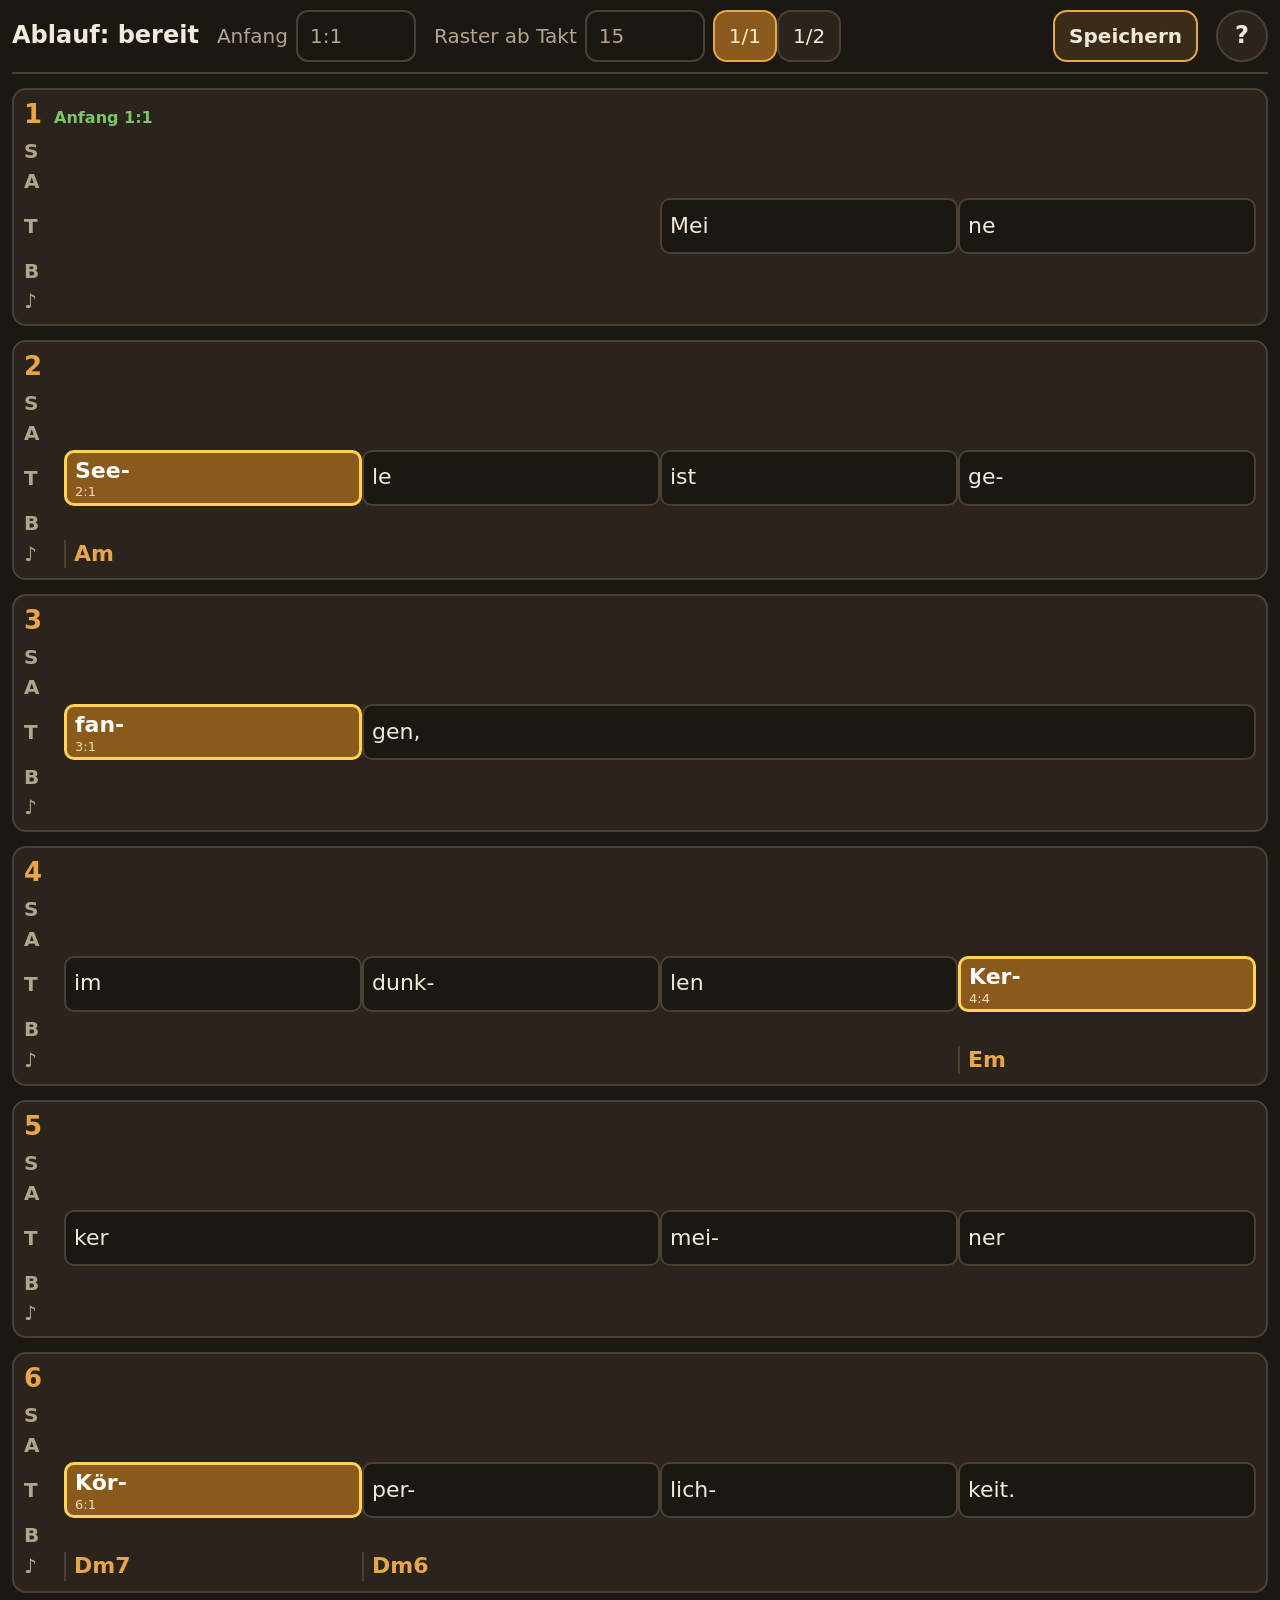
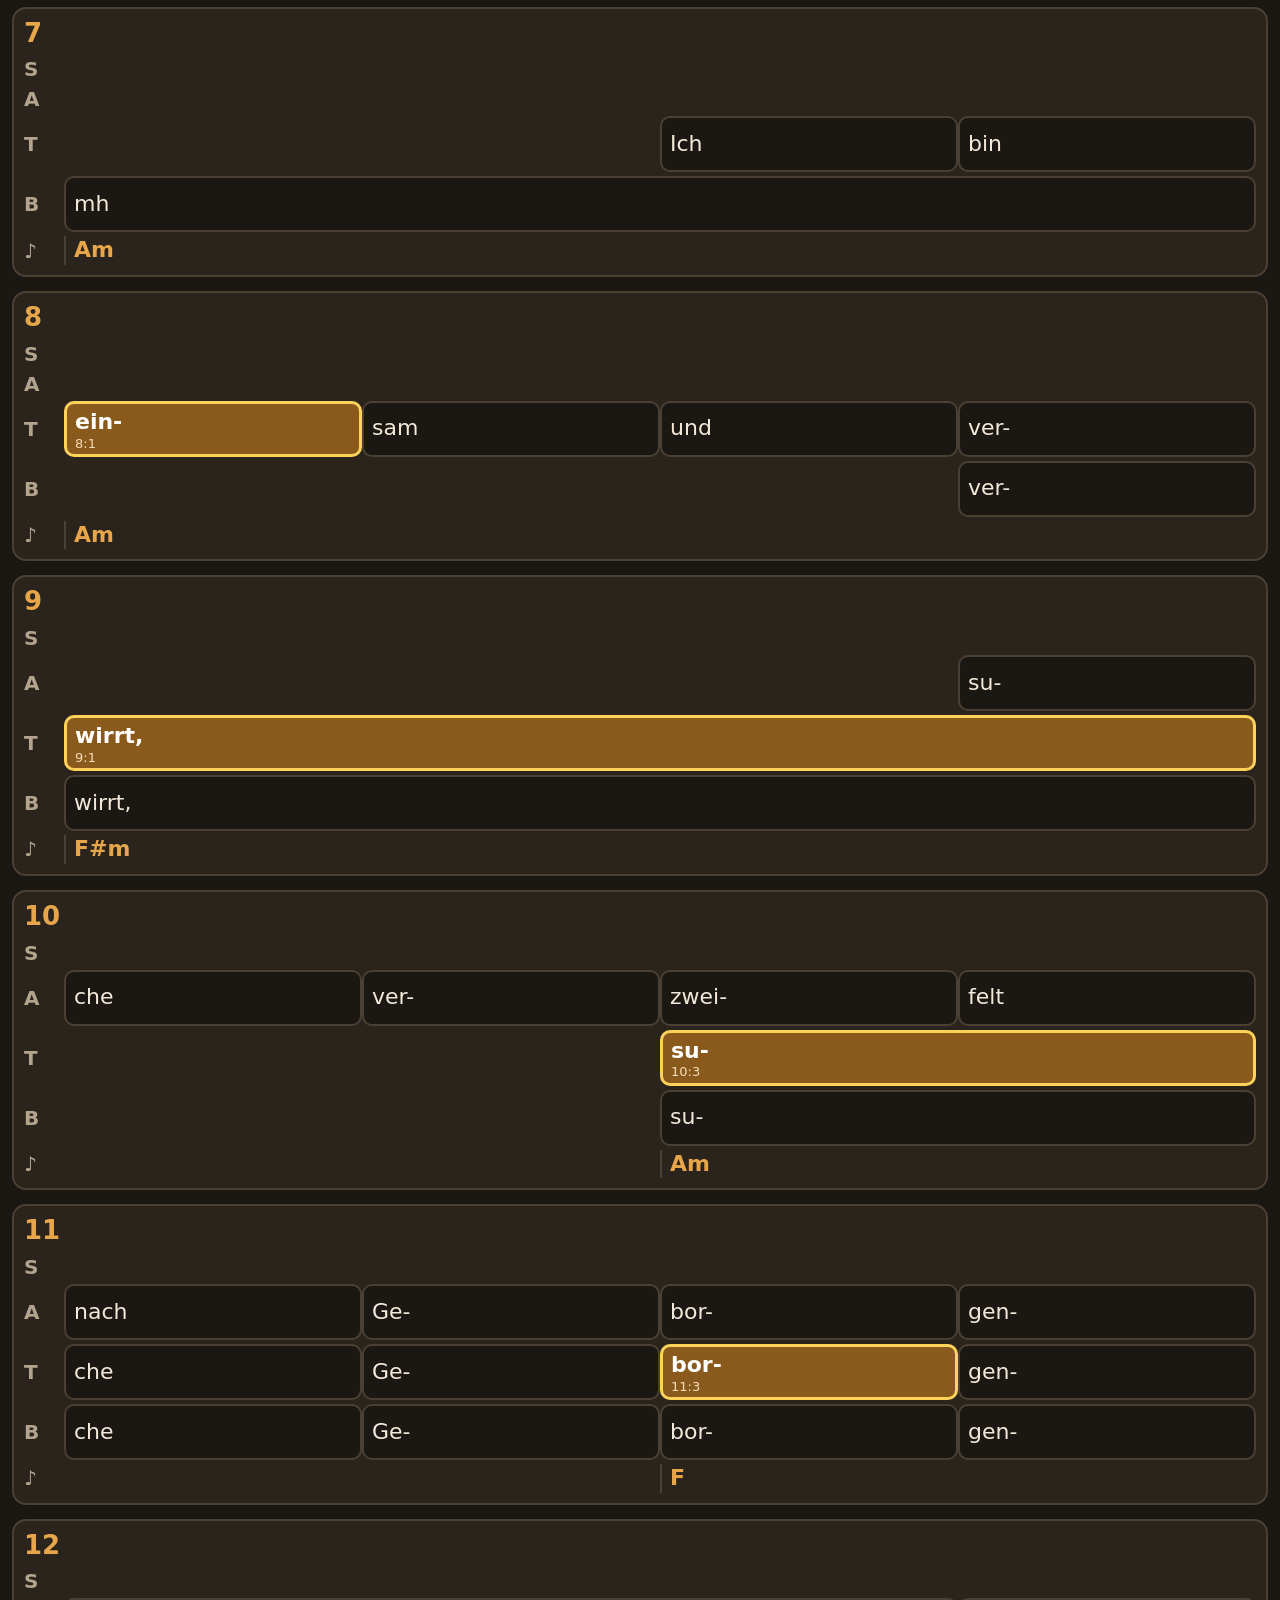
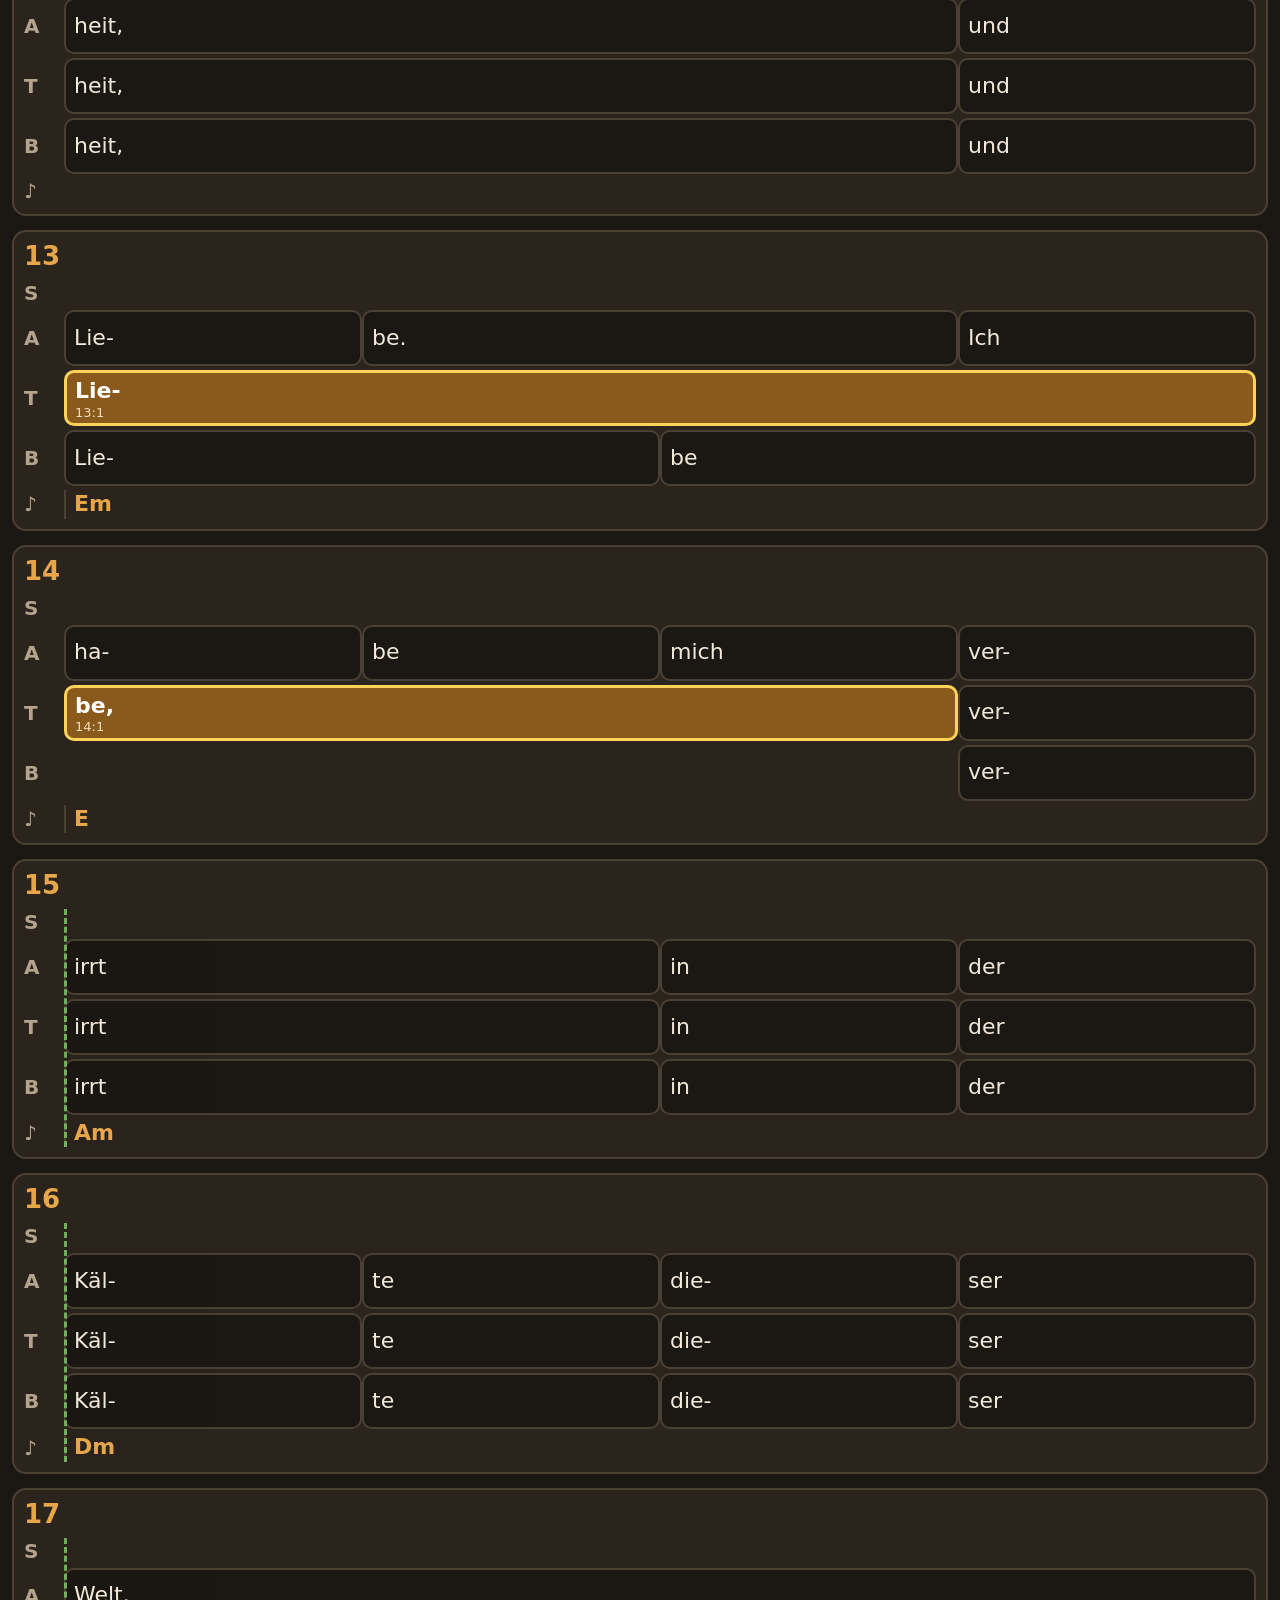
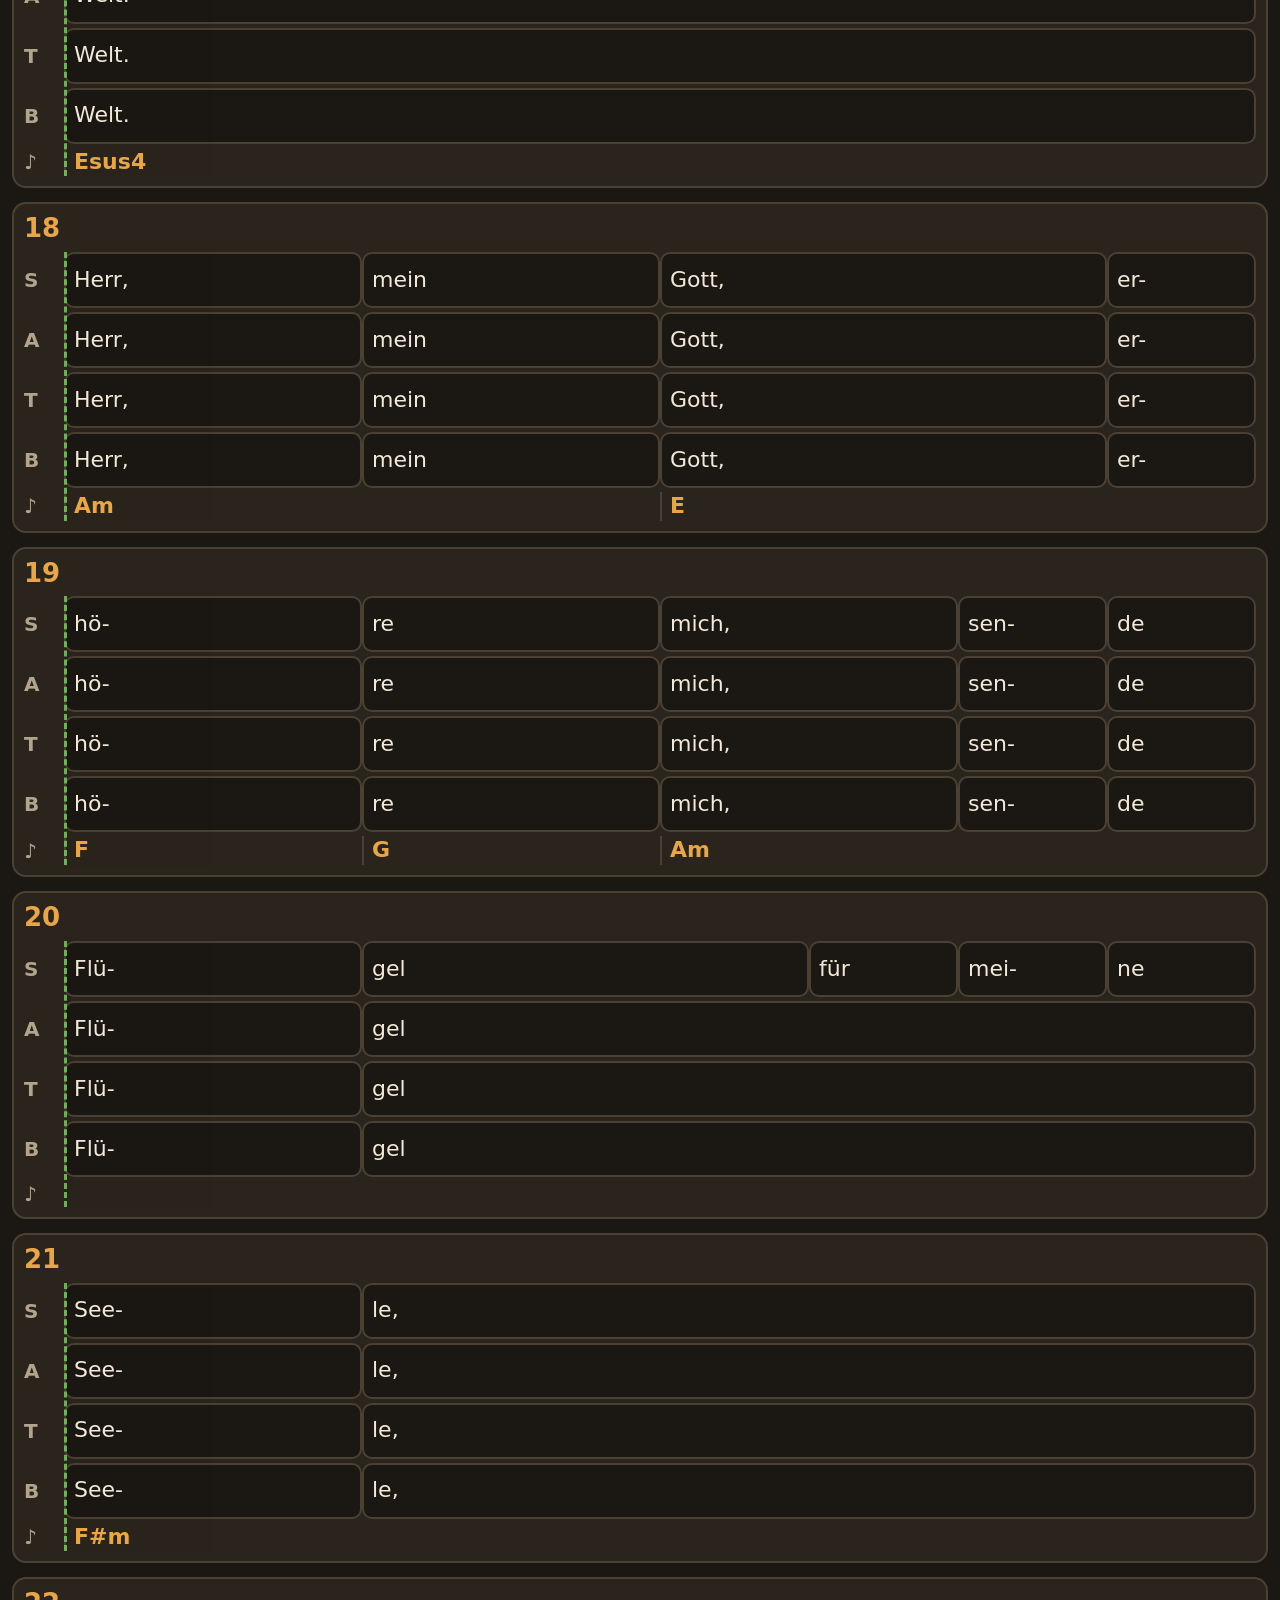
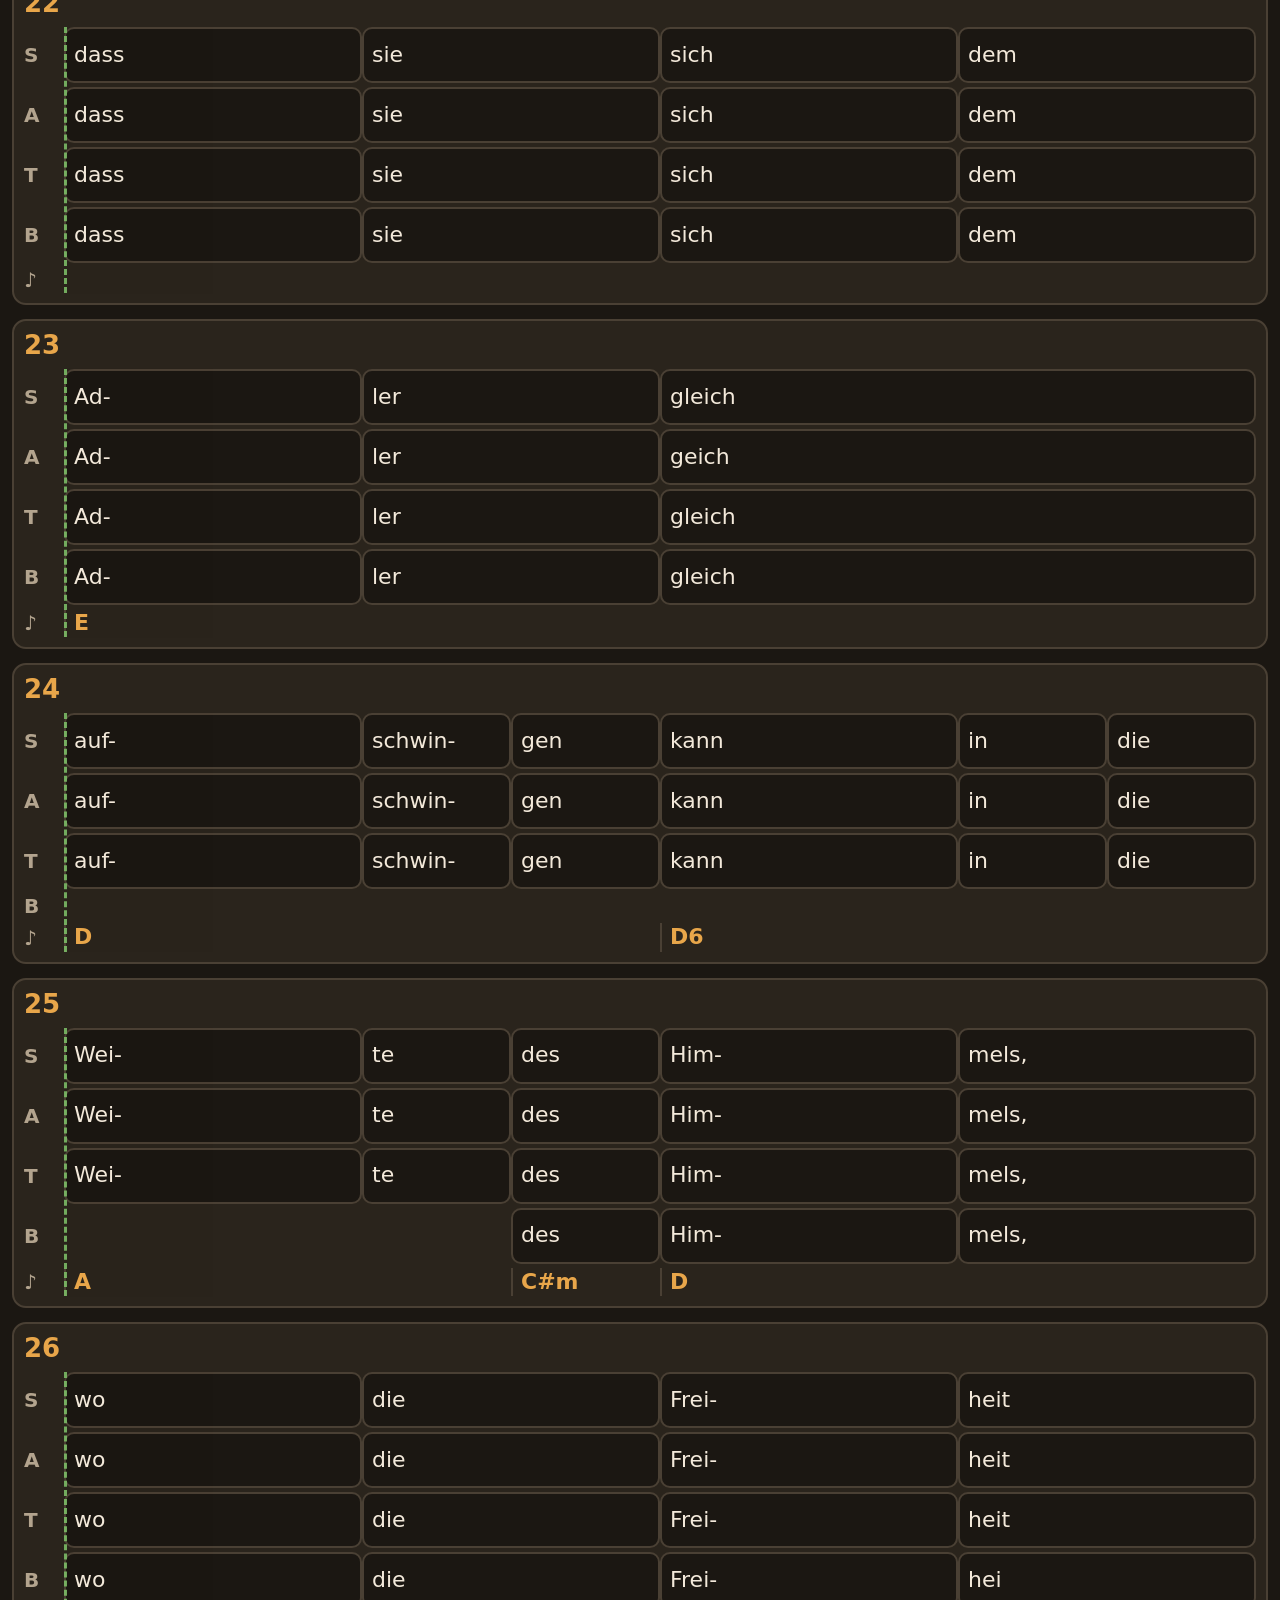
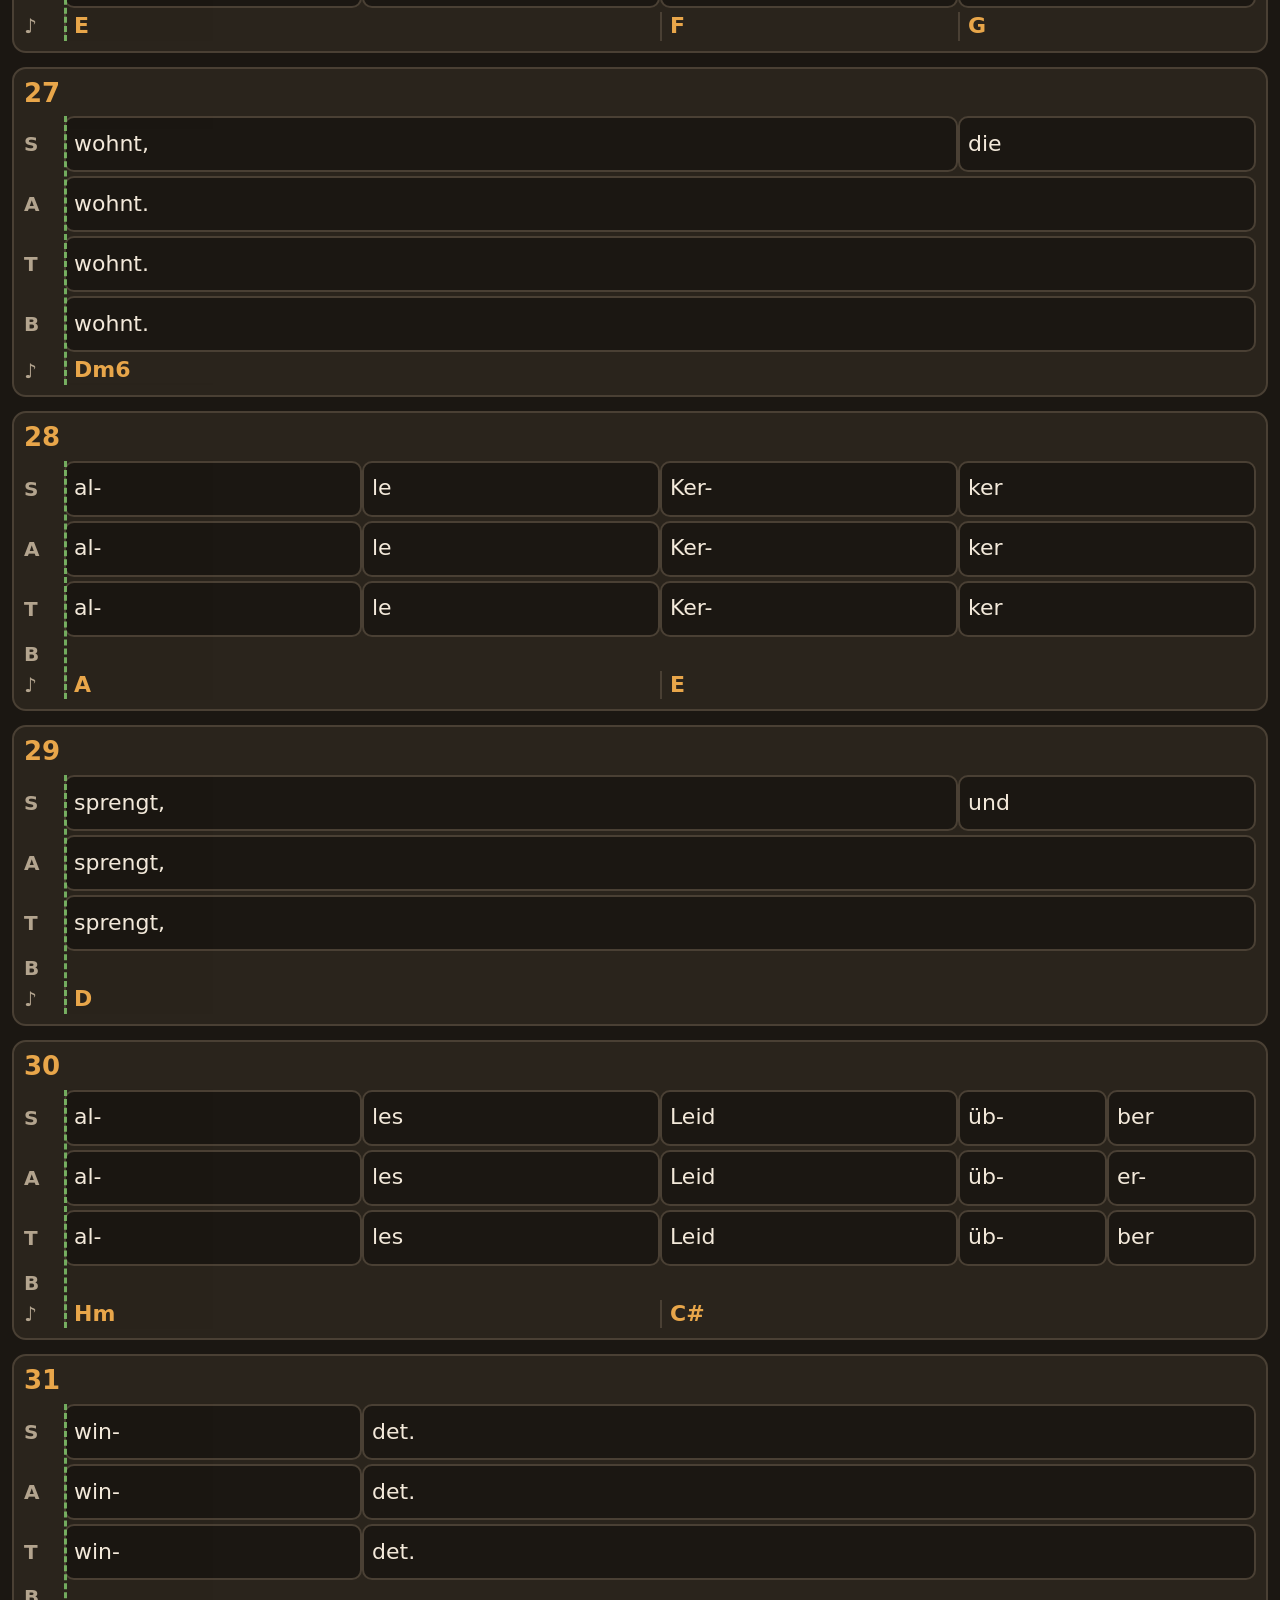
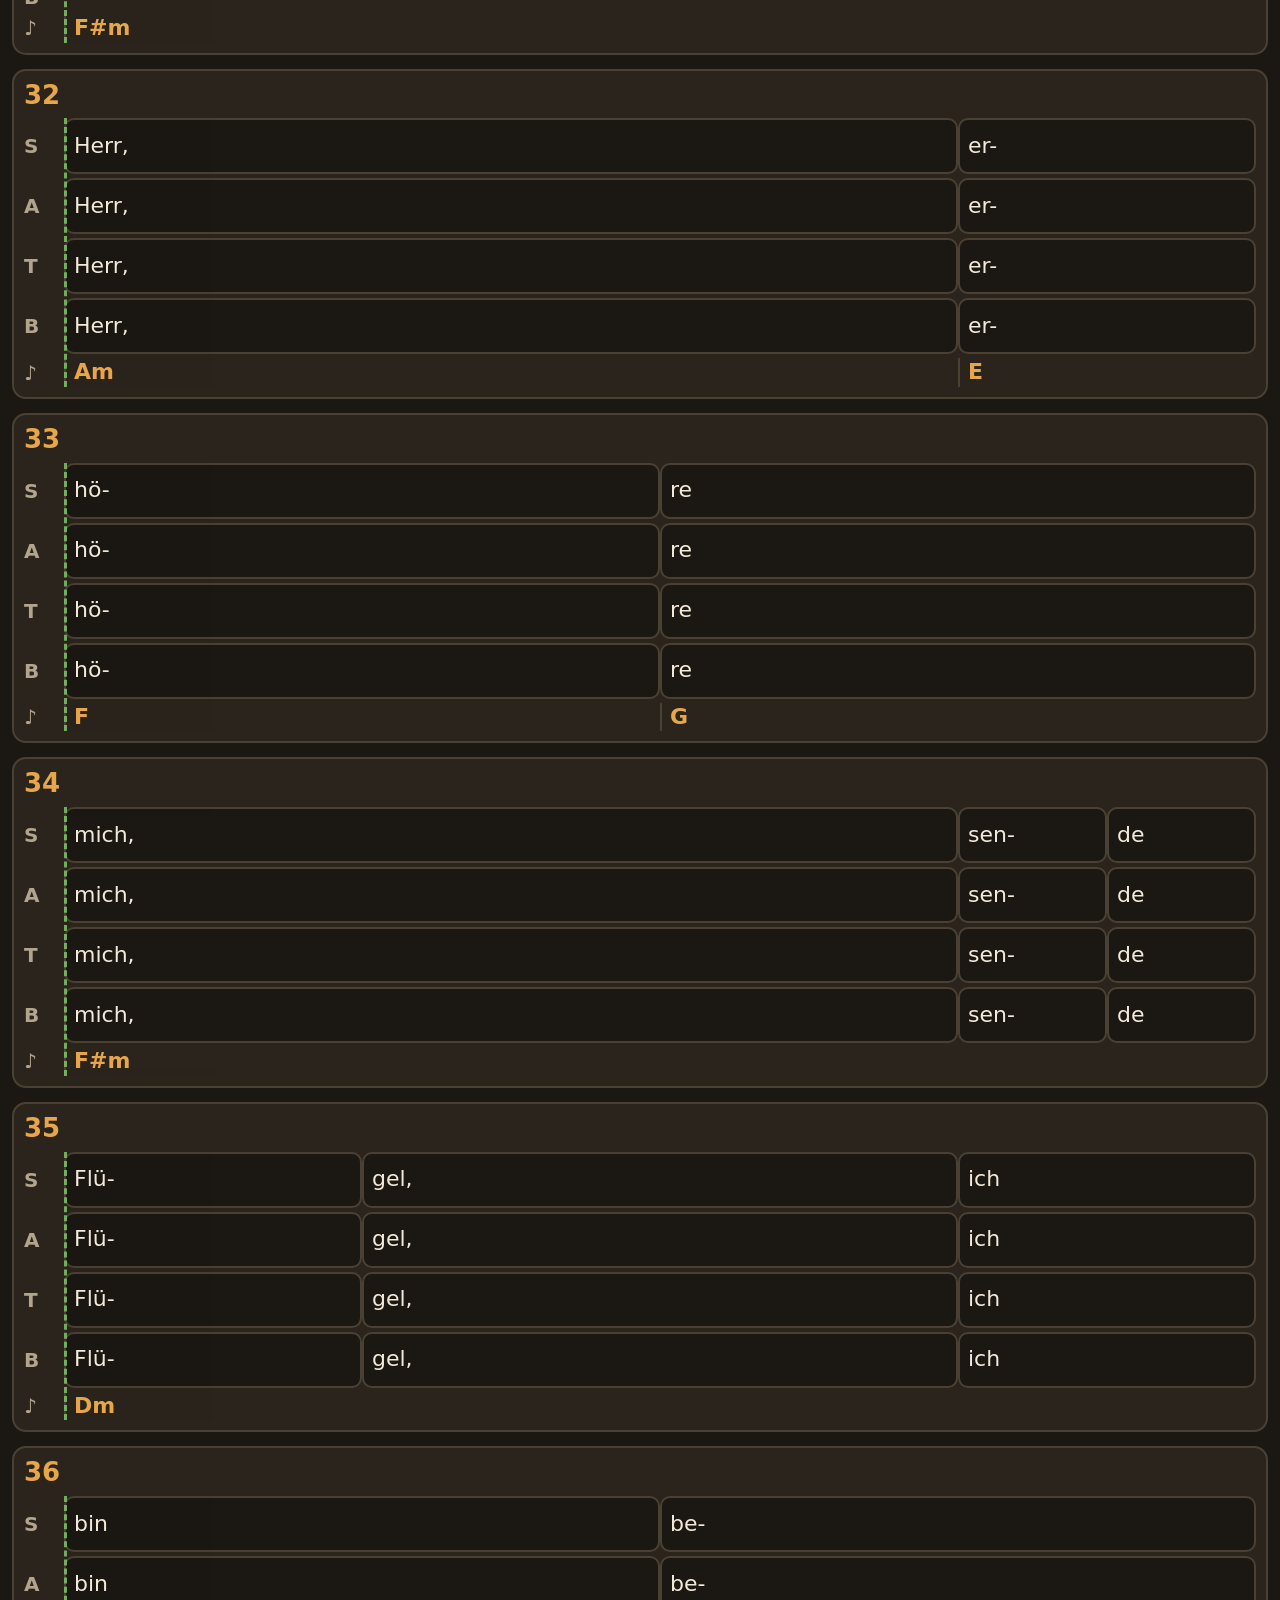
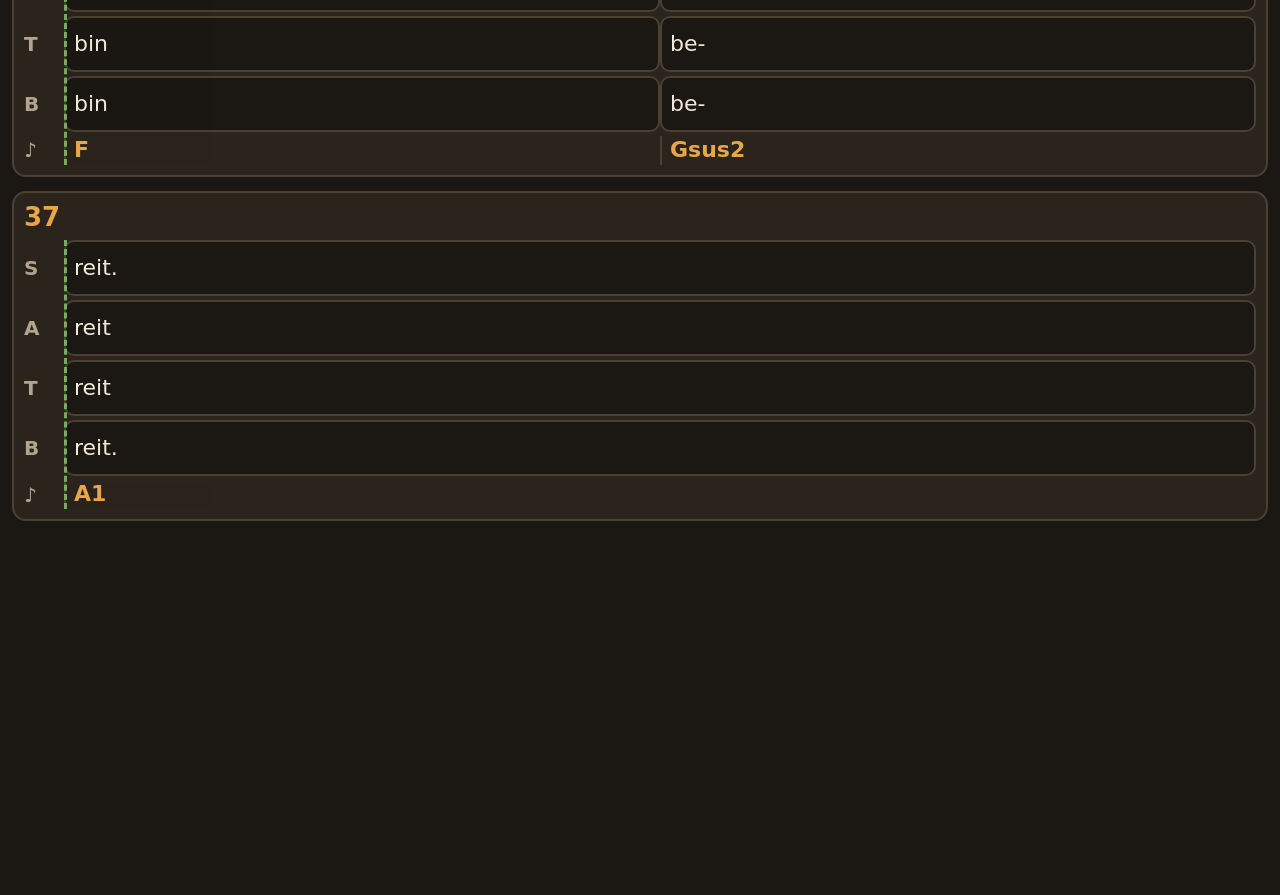
<file: editor.html>
<!DOCTYPE html>
<html lang="de">
<head>
<meta charset="utf-8">
<meta name="viewport" content="width=device-width, initial-scale=1, viewport-fit=cover">
<meta name="theme-color" content="#1b1712">
<title>Ablauf-Editor</title>
<link rel="icon" href="favicon-32.png">
<style>
/* Ablauf-Editor: Tippstellen und Raster für die Begleitung „Bereit“ setzen. Farben wie begleitung.html. */
:root {
    --grund: #1b1712; --flaeche: #2a241c; --linie: #4a4034;
    --text: #f3e9da; --leise: #b3a48e; --warm: #e8a64a; --warm-tief: #8a5a1c;
    --fokus: #ffd25a; --gruen: #7fc46a;
    color-scheme: dark;
}
* { box-sizing: border-box; }
[hidden] { display: none !important; }
html, body { margin: 0; }
body {
    background: var(--grund); color: var(--text);
    font: 20px/1.3 -apple-system, system-ui, sans-serif;
    padding: env(safe-area-inset-top, 0) max(12px, env(safe-area-inset-right, 0)) 40vh max(12px, env(safe-area-inset-left, 0));
}
button, input { font: inherit; color: inherit; }
button {
    background: var(--flaeche); border: 2px solid var(--linie); border-radius: 14px;
    min-height: 52px; padding: 6px 14px; cursor: pointer;
}
input {
    background: var(--grund); border: 2px solid var(--linie); border-radius: 12px; min-height: 52px; padding: 6px 12px; width: 6em;
}
button:focus-visible, input:focus-visible { outline: 4px solid var(--fokus); outline-offset: 3px; }
button[aria-pressed="true"] { background: var(--warm-tief); border-color: var(--warm); }
.rund { width: 52px; padding: 0; border-radius: 50%; font-size: 24px; font-weight: 700; flex: none; }

/* Leiste oben bleibt stehen */
#leiste {
    position: sticky; top: 0; z-index: 6; background: var(--grund); border-bottom: 2px solid var(--linie);
    display: flex; flex-wrap: wrap; gap: 10px 18px; align-items: center; padding-block: 10px;
}
#leiste h1 { font-size: 24px; margin: 0; }
#leiste label { display: flex; align-items: center; gap: 8px; color: var(--leise); }
#leiste .gruppe { display: flex; align-items: center; gap: 8px; }
#raster button { min-width: 64px; }
#speichern { font-weight: 700; background: #3a2c18; border-color: var(--warm); margin-left: auto; }
#speichern.schmutz::after { content: " ●"; color: var(--warm); }
#speichern:disabled { opacity: .6; cursor: wait; }
#ohne { display: flex; flex-wrap: wrap; gap: 8px; align-items: center; padding-block: 8px; color: var(--leise); font-size: 17px; }
#ohne button { min-height: 44px; font-size: 17px; }

/* Takte */
#takte { display: grid; gap: 14px; padding-block: 14px; }
.takt { background: var(--flaeche); border: 2px solid var(--linie); border-radius: 14px; overflow-x: auto; padding: 8px 10px 10px; }
.takt h2 { margin: 0 0 6px; font-size: 20px; color: var(--leise); display: flex; gap: 12px; align-items: baseline; }
.takt h2 b { color: var(--warm); font-size: 26px; }
.takt h2 .marke { font-size: 16px; color: var(--gruen); }
.gitter { position: relative; display: grid; align-items: stretch; row-gap: 4px; min-width: calc(2em + var(--n) * 70px); }
.gitter .kuerzel { grid-column: 1; color: var(--leise); font-weight: 700; align-self: center; position: sticky; left: 0; background: var(--flaeche); z-index: 2; }
.silbe { min-height: 56px; padding: 4px 8px; font-size: 22px; text-align: left; border-radius: 10px; white-space: nowrap; overflow: hidden; text-overflow: ellipsis; background: var(--grund); }
.silbe.an { background: var(--warm-tief); border-color: var(--fokus); border-width: 3px; font-weight: 800; color: #fff; }
.silbe.vorAnfang.an { background: #3a3630; border-color: #8a8070; color: #bdb2a0; }
.silbe.anfangsort { box-shadow: inset 5px 0 0 var(--gruen); }
.silbe .st { display: block; font-size: 13px; color: var(--leise); font-weight: 400; line-height: 1; }
.silbe.an .st { color: #f3dcb8; }
.akk { font-size: 22px; font-weight: 800; color: var(--warm); align-self: center; padding-inline: 8px; overflow: hidden; text-overflow: ellipsis; white-space: nowrap; border-left: 2px solid var(--linie); }
.raster { border-left: 3px dashed var(--gruen); pointer-events: none; z-index: 3; opacity: .85; }
.leer { color: var(--linie); align-self: center; padding-inline: 8px; }

/* Hilfemodus wie in begleitung.html */
body.hilfemodus [data-hilfe] { outline: 3px dashed var(--fokus); outline-offset: 3px; transition: outline-color .2s; }
body.hilfemodus [data-hilfe]:hover { outline-style: solid; }
#hilfeKnopf[aria-pressed="true"] { background: var(--fokus); color: #000; border-color: var(--fokus); }
#blase {
    position: fixed; z-index: 10; max-width: min(26em, calc(100vw - 24px)); background: #fff7e0; color: #1b1712;
    border-radius: 12px; padding: 12px 16px; font-size: 18px; box-shadow: 0 6px 24px #0008;
}
#meldung { position: fixed; left: 50%; top: 40%; transform: translateX(-50%); background: #000d; padding: 16px 24px; border-radius: 12px; z-index: 8; max-width: calc(100vw - 32px); text-align: center; }
#meldung.fehler { background: #5a1a1a; border: 2px solid #e86a4a; }
#meldung small { display: block; color: var(--leise); font-size: 14px; margin-top: 6px; }
</style>
</head>
<body>
<div id="leiste">
    <h1 id="titel">Ablauf-Editor</h1>
    <div class="gruppe" data-hilfe="Anfang: die Stelle, an der die Begleitung bereitsteht (Takt:Schlag, z.B. 2:1). Tippstellen davor sind grau. Schneller: im Text mit gedrückter Wahltaste (Alt) auf eine Silbe klicken.">
        <label>Anfang <input id="anfang" inputmode="decimal" autocomplete="off" aria-label="Anfang, Takt:Schlag"></label>
    </div>
    <div class="gruppe" data-hilfe="Raster: ab diesem Takt ist auch ohne eigene Tippstelle alle 1 oder 2 Schläge eine Stelle (1/1 = jede Eins, 1/2 = Eins und Drei). Im Text als grün gestrichelte Linien. Leer lassen: kein Raster.">
        <label>Raster ab Takt <input id="rasterAb" inputmode="numeric" autocomplete="off" aria-label="Raster ab Takt"></label>
        <span id="raster" role="group" aria-label="Raster"><button data-s="4" aria-pressed="false" aria-label="jede Eins">1/1</button><button data-s="2" aria-pressed="false" aria-label="Eins und Drei">1/2</button></span>
    </div>
    <button id="speichern" data-hilfe="Speichert den Ablauf in die Datei neben dem Lied und legt einen Commit an. Der Punkt zeigt: es gibt ungespeicherte Änderungen. Läuft nur über den Hörseiten-Server am Mac.">Speichern</button>
    <button id="hilfeKnopf" class="rund" aria-pressed="false" aria-label="Hilfe">?</button>
</div>
<div id="ohne" hidden data-hilfe="Tippstellen, an denen im Text keine Silbe steht. Klick auf eine entfernt sie."></div>
<main id="takte" data-hilfe="Je Takt vier Zeilen (S A T B) mit den Silben an ihrer Stelle, darunter die Akkorde (nur Anzeige). Silbe antippen: wird Tippstelle mit dieser Stimme (fett, orange Rahmen). Nochmal antippen: weg. Steht dort schon eine Stelle einer anderen Stimme, wechselt nur die Stimme. Alt+Klick setzt den Anfang.">Lade …</main>
<div id="blase" hidden></div>
<div id="meldung" hidden role="status"></div>
<script src="editor.js"></script>
</body>
</html>
</file>
